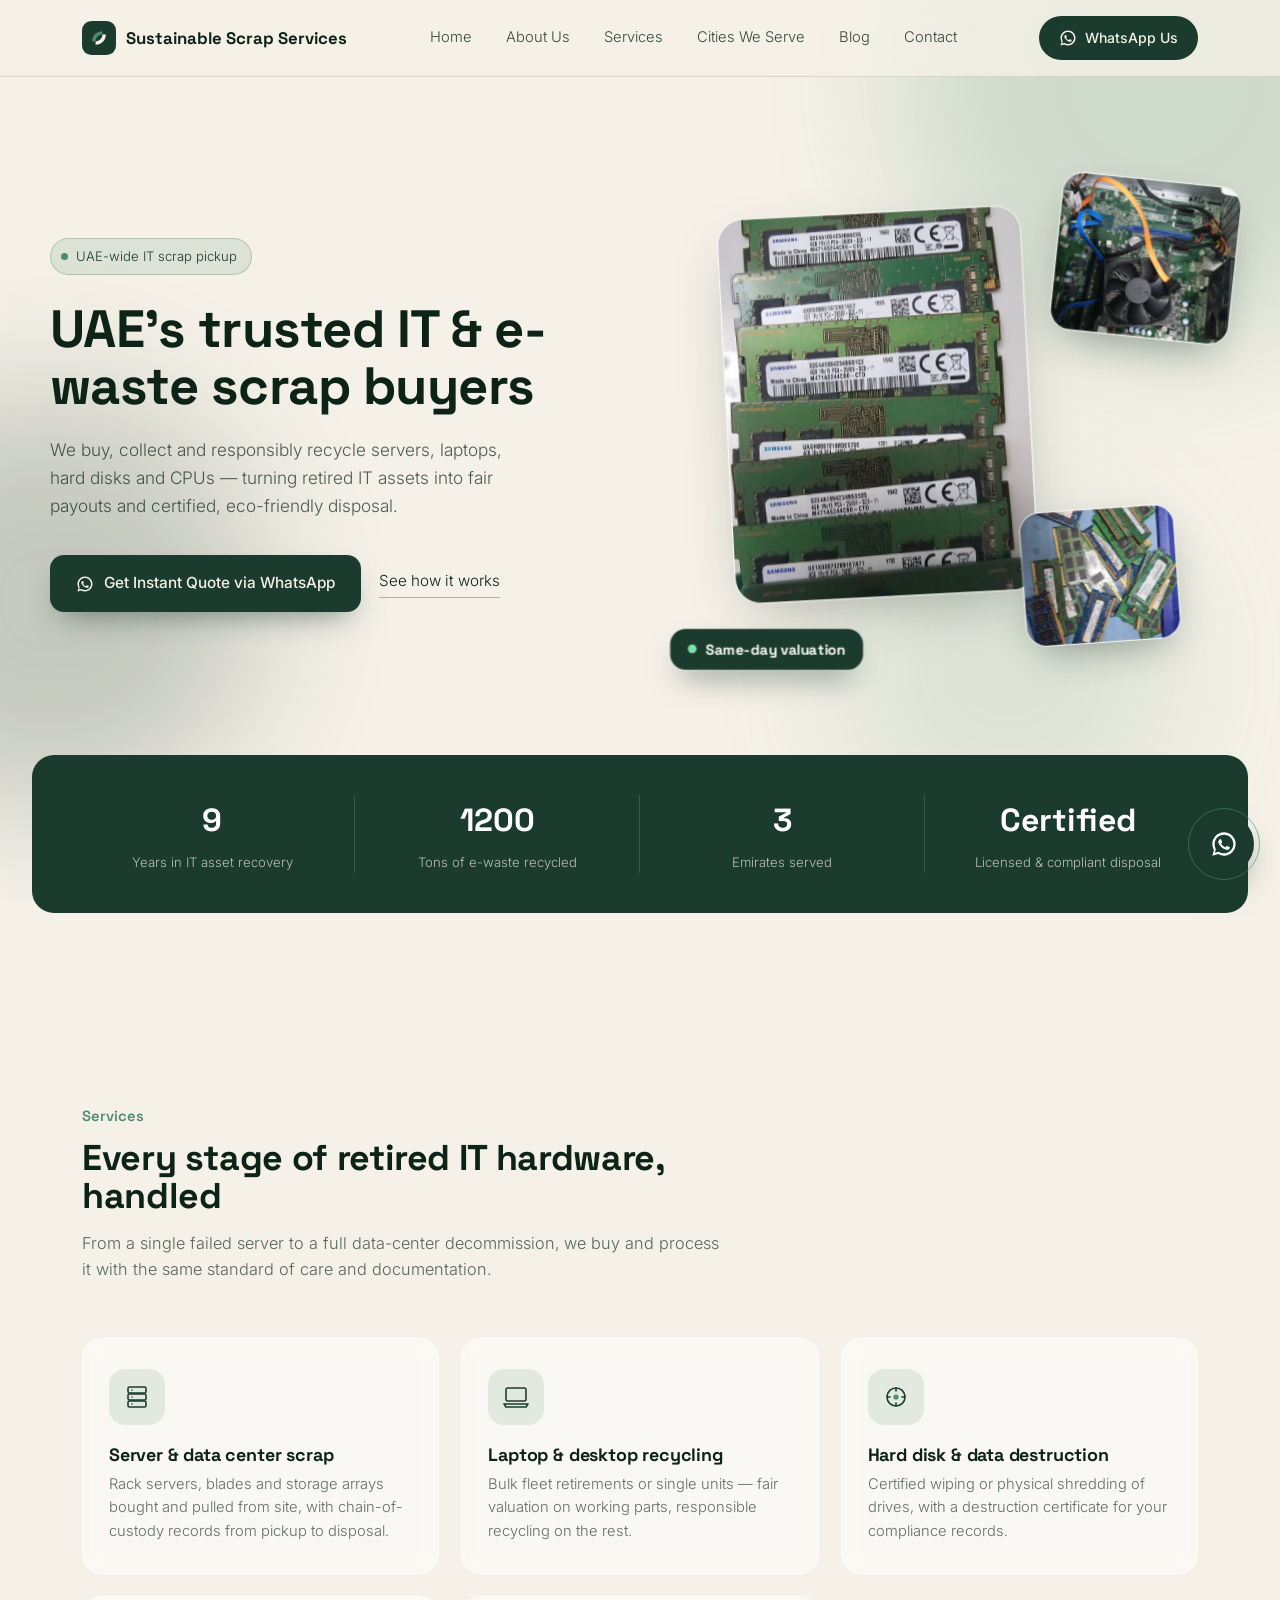
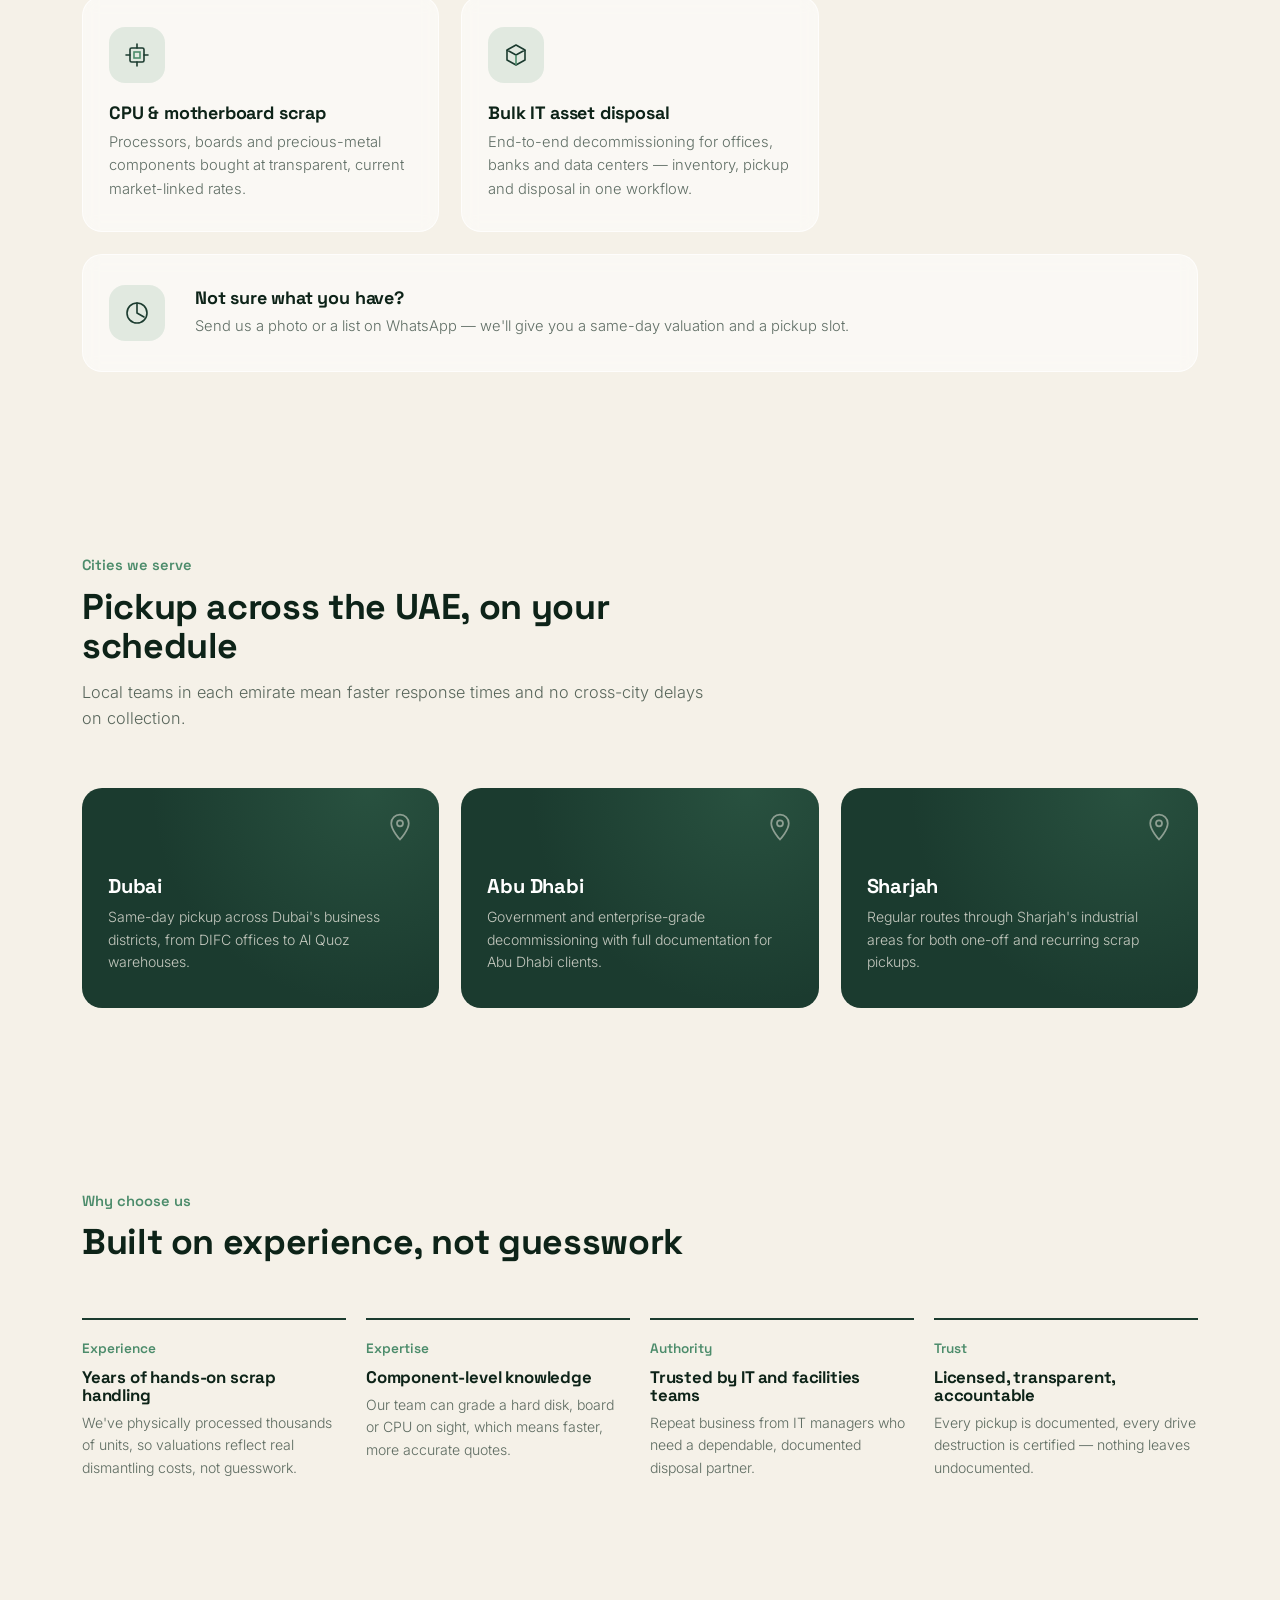
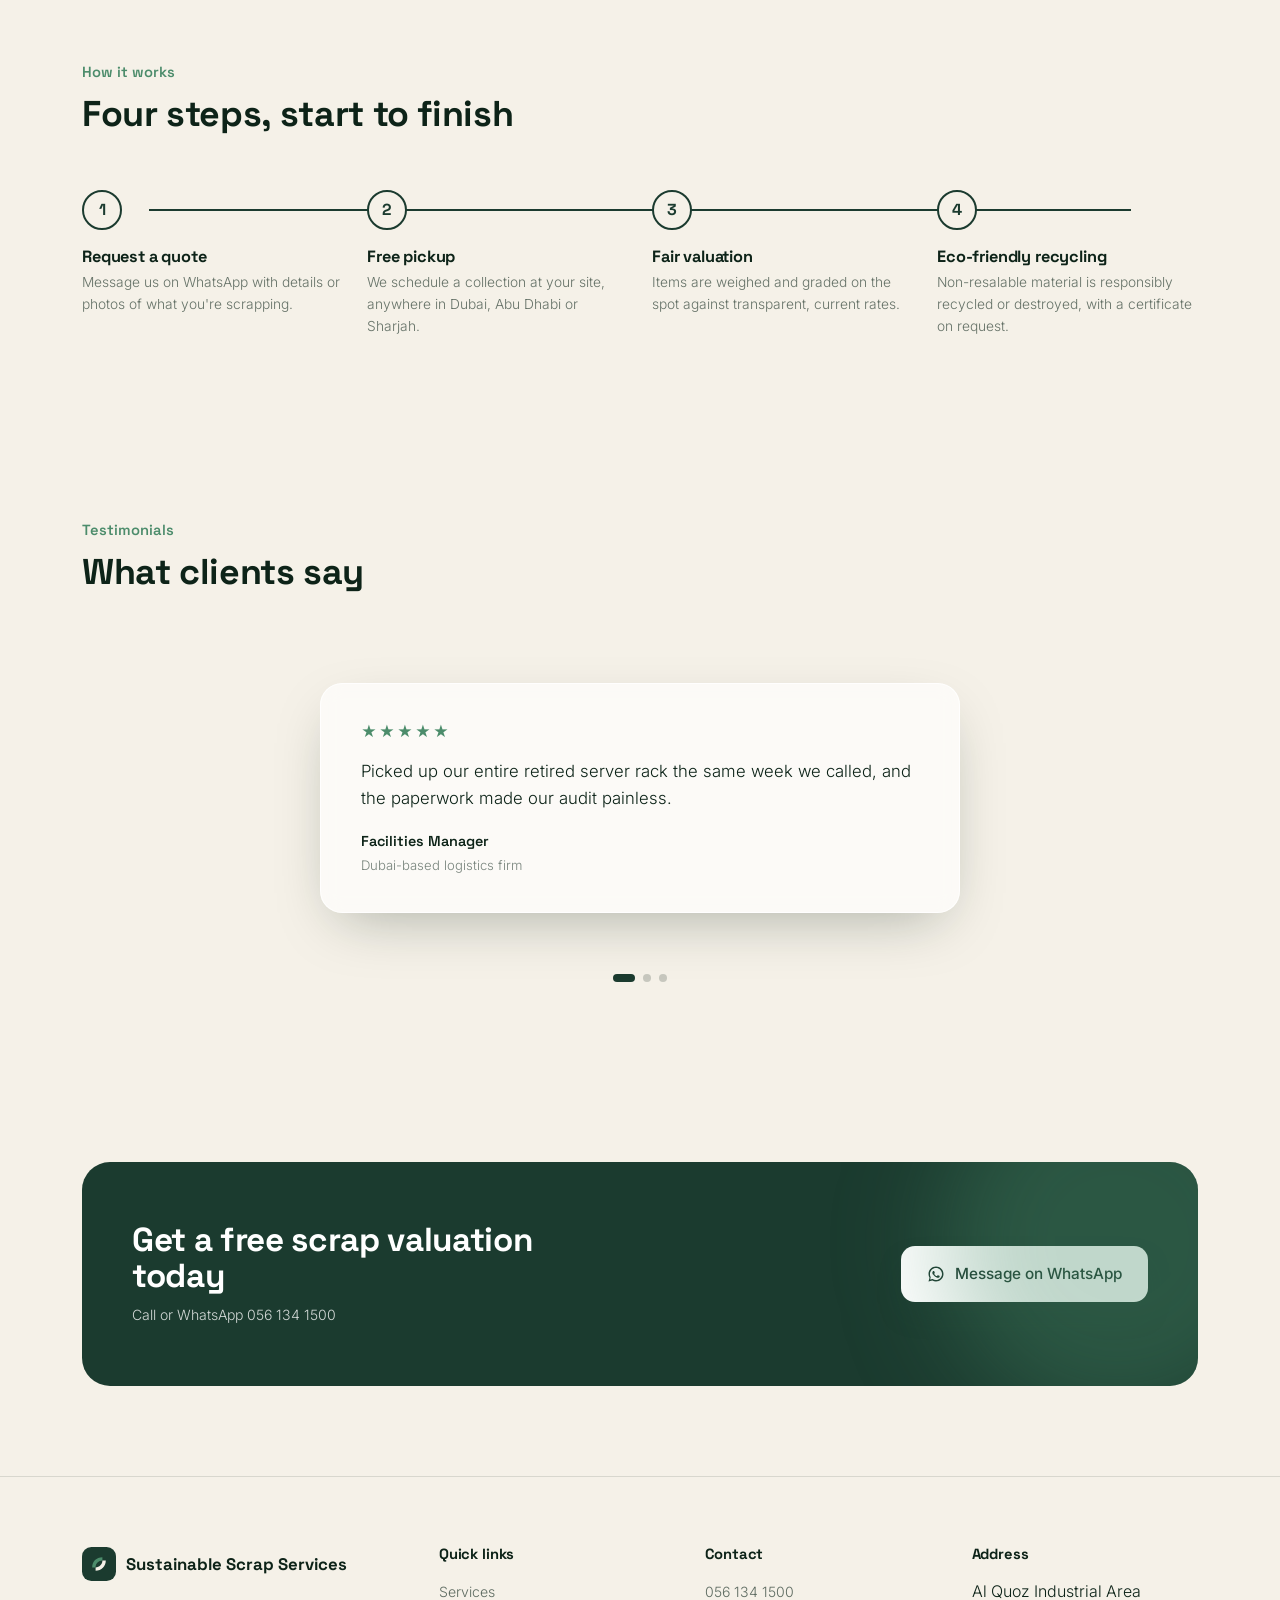
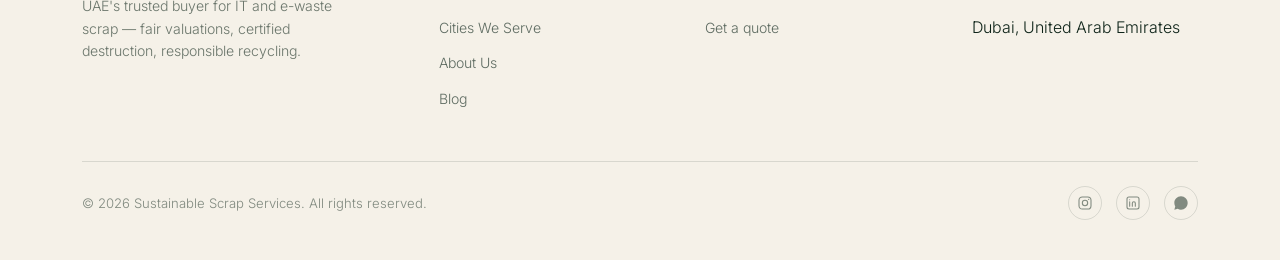
<file: index.html>
<!DOCTYPE html>
<html lang="en">
<head>
<meta charset="UTF-8">
<meta name="viewport" content="width=device-width, initial-scale=1.0">
<title>Sustainable Scrap Services — UAE's Trusted IT &amp; E-Waste Scrap Buyers</title>
<meta name="description" content="UAE's trusted IT and e-waste scrap buyers. Server, laptop, hard disk and CPU recycling with certified data destruction across Dubai, Abu Dhabi and Sharjah.">
<link rel="canonical" href="https://sustainablescrapservices.ae/">
<meta property="og:type" content="website">
<meta property="og:title" content="Sustainable Scrap Services — UAE's Trusted IT &amp; E-Waste Scrap Buyers">
<meta property="og:description" content="We buy, collect and responsibly recycle servers, laptops, hard disks and CPUs across Dubai, Abu Dhabi and Sharjah — with certified data destruction.">
<meta property="og:image" content="laptop-ram-modules-stack.jpg">
<meta property="og:url" content="https://sustainablescrapservices.ae/">
<meta name="twitter:card" content="summary_large_image">
<link rel="preconnect" href="https://fonts.googleapis.com">
<link rel="preconnect" href="https://fonts.gstatic.com" crossorigin>
<link href="https://fonts.googleapis.com/css2?family=Space+Grotesk:wght@500;600;700&family=Inter:wght@300;400;500&display=swap" rel="stylesheet">
<link rel="stylesheet" href="style.css">
</head>
<body>

<div class="blobs">
  <div class="blob b1"></div>
  <div class="blob b2"></div>
  <div class="blob b3"></div>
</div>

<header>
  <nav class="wrap">
    <div class="logo">
      <svg class="logo-mark" viewBox="0 0 40 40" fill="none">
        <rect width="40" height="40" rx="11" fill="#1B3B2F"/>
        <path d="M12 24 C12 17 17 12 24 12 L24 16 C19.5 16 16 19.5 16 24 Z" fill="#4C8C6B"/>
        <path d="M28 16 C28 23 23 28 16 28 L16 24 C20.5 24 24 20.5 24 16 Z" fill="#F5F1E8"/>
      </svg>
      Sustainable Scrap Services
    </div>
    <div class="nav-links">
      <a href="#home">Home</a>
      <a href="#about">About Us</a>
      <a href="#services">Services</a>
      <a href="#cities">Cities We Serve</a>
      <a href="blog.html">Blog</a>
      <a href="#contact">Contact</a>
    </div>
    <a class="nav-cta" href="https://wa.me/971561341500" target="_blank" rel="noopener">
      <svg class="wa-icon" viewBox="0 0 24 24" fill="currentColor"><path d="M12 2C6.48 2 2 6.48 2 12c0 1.85.5 3.58 1.36 5.07L2 22l5.06-1.33A9.94 9.94 0 0 0 12 22c5.52 0 10-4.48 10-10S17.52 2 12 2zm0 18c-1.6 0-3.1-.43-4.4-1.19l-.31-.18-3.12.82.83-3.04-.2-.32A7.94 7.94 0 0 1 4 12c0-4.41 3.59-8 8-8s8 3.59 8 8-3.59 8-8 8zm4.4-5.6c-.24-.12-1.42-.7-1.64-.78-.22-.08-.38-.12-.54.12-.16.24-.62.78-.76.94-.14.16-.28.18-.52.06-.24-.12-1.02-.38-1.94-1.2-.72-.64-1.2-1.44-1.34-1.68-.14-.24-.02-.37.11-.49.11-.11.24-.28.36-.42.12-.14.16-.24.24-.4.08-.16.04-.3-.02-.42-.06-.12-.54-1.3-.74-1.78-.2-.46-.4-.4-.54-.4h-.46c-.16 0-.42.06-.64.3-.22.24-.84.82-.84 2s.86 2.32.98 2.48c.12.16 1.7 2.6 4.12 3.64.58.25 1.03.4 1.38.51.58.18 1.11.16 1.53.1.47-.07 1.42-.58 1.62-1.14.2-.56.2-1.04.14-1.14-.06-.1-.22-.16-.46-.28z"/></svg>
      WhatsApp Us
    </a>
    <button class="nav-toggle" id="navToggle" aria-label="Open menu" aria-expanded="false" aria-controls="mobileNav">
      <span></span><span></span><span></span>
    </button>
  </nav>
  <div class="mobile-nav" id="mobileNav">
    <a href="#home">Home</a>
    <a href="#about">About Us</a>
    <a href="#services">Services</a>
    <a href="#cities">Cities We Serve</a>
    <a href="blog.html">Blog</a>
    <a href="#contact">Contact</a>
    <a class="nav-cta" href="https://wa.me/971561341500" target="_blank" rel="noopener">
      <svg class="wa-icon" viewBox="0 0 24 24" fill="currentColor"><path d="M12 2C6.48 2 2 6.48 2 12c0 1.85.5 3.58 1.36 5.07L2 22l5.06-1.33A9.94 9.94 0 0 0 12 22c5.52 0 10-4.48 10-10S17.52 2 12 2zm0 18c-1.6 0-3.1-.43-4.4-1.19l-.31-.18-3.12.82.83-3.04-.2-.32A7.94 7.94 0 0 1 4 12c0-4.41 3.59-8 8-8s8 3.59 8 8-3.59 8-8 8zm4.4-5.6c-.24-.12-1.42-.7-1.64-.78-.22-.08-.38-.12-.54.12-.16.24-.62.78-.76.94-.14.16-.28.18-.52.06-.24-.12-1.02-.38-1.94-1.2-.72-.64-1.2-1.44-1.34-1.68-.14-.24-.02-.37.11-.49.11-.11.24-.28.36-.42.12-.14.16-.24.24-.4.08-.16.04-.3-.02-.42-.06-.12-.54-1.3-.74-1.78-.2-.46-.4-.4-.54-.4h-.46c-.16 0-.42.06-.64.3-.22.24-.84.82-.84 2s.86 2.32.98 2.48c.12.16 1.7 2.6 4.12 3.64.58.25 1.03.4 1.38.51.58.18 1.11.16 1.53.1.47-.07 1.42-.58 1.62-1.14.2-.56.2-1.04.14-1.14-.06-.1-.22-.16-.46-.28z"/></svg>
      WhatsApp Us
    </a>
  </div>
</header>

<main id="home">
  <section class="hero wrap">
    <div>
      <span class="eyebrow-tag"><span class="dot"></span>UAE-wide IT scrap pickup</span>
      <h1>UAE's trusted IT &amp; e-waste scrap buyers</h1>
      <p class="lead">We buy, collect and responsibly recycle servers, laptops, hard disks and CPUs — turning retired IT assets into fair payouts and certified, eco-friendly disposal.</p>
      <div class="hero-ctas">
        <a class="btn-primary" href="https://wa.me/971561341500" target="_blank" rel="noopener">
          <svg class="wa-icon" viewBox="0 0 24 24" fill="currentColor"><path d="M12 2C6.48 2 2 6.48 2 12c0 1.85.5 3.58 1.36 5.07L2 22l5.06-1.33A9.94 9.94 0 0 0 12 22c5.52 0 10-4.48 10-10S17.52 2 12 2zm0 18c-1.6 0-3.1-.43-4.4-1.19l-.31-.18-3.12.82.83-3.04-.2-.32A7.94 7.94 0 0 1 4 12c0-4.41 3.59-8 8-8s8 3.59 8 8-3.59 8-8 8zm4.4-5.6c-.24-.12-1.42-.7-1.64-.78-.22-.08-.38-.12-.54.12-.16.24-.62.78-.76.94-.14.16-.28.18-.52.06-.24-.12-1.02-.38-1.94-1.2-.72-.64-1.2-1.44-1.34-1.68-.14-.24-.02-.37.11-.49.11-.11.24-.28.36-.42.12-.14.16-.24.24-.4.08-.16.04-.3-.02-.42-.06-.12-.54-1.3-.74-1.78-.2-.46-.4-.4-.54-.4h-.46c-.16 0-.42.06-.64.3-.22.24-.84.82-.84 2s.86 2.32.98 2.48c.12.16 1.7 2.6 4.12 3.64.58.25 1.03.4 1.38.51.58.18 1.11.16 1.53.1.47-.07 1.42-.58 1.62-1.14.2-.56.2-1.04.14-1.14-.06-.1-.22-.16-.46-.28z"/></svg>
          Get Instant Quote via WhatsApp
        </a>
        <a class="btn-ghost" href="#process">See how it works</a>
      </div>
    </div>

    <div class="hero-stage" id="heroStage">
      <div class="stage-inner" id="stageInner">
        <div class="hero-img-main">
          <img src="laptop-ram-modules-stack.jpg" alt="Stack of recovered laptop RAM memory modules ready for grading and resale">
        </div>
        <div class="hero-img-card c1">
          <img src="desktop-motherboard-teardown.jpg" alt="Technician disassembling a desktop PC motherboard during an IT asset teardown">
        </div>
        <div class="hero-img-card c2">
          <img src="assorted-ram-modules.jpg" alt="Assorted desktop and laptop RAM modules sorted for scrap valuation">
        </div>
        <div class="hero-badge"><span class="dot-pulse"></span>Same-day valuation</div>
      </div>
    </div>
  </section>

  <div class="trust-bar reveal">
    <div class="trust-inner">
      <div class="trust-item"><div class="num" data-count="9">0</div><div class="lbl">Years in IT asset recovery</div></div>
      <div class="trust-item"><div class="num" data-count="1200">0</div><div class="lbl">Tons of e-waste recycled</div></div>
      <div class="trust-item"><div class="num" data-count="3">0</div><div class="lbl">Emirates served</div></div>
      <div class="trust-item"><div class="num">Certified</div><div class="lbl">Licensed &amp; compliant disposal</div></div>
    </div>
  </div>

  <section id="services">
    <div class="wrap">
      <div class="section-head reveal">
        <span class="kicker">Services</span>
        <h2>Every stage of retired IT hardware, handled</h2>
        <p>From a single failed server to a full data-center decommission, we buy and process it with the same standard of care and documentation.</p>
      </div>
      <div class="service-grid">
        <div class="service-card reveal">
          <div class="icon-wrap">
            <svg width="26" height="26" viewBox="0 0 26 26" fill="none"><rect x="4" y="3" width="18" height="6" rx="1.4" stroke="#1B3B2F" stroke-width="1.6"/><rect x="4" y="10" width="18" height="6" rx="1.4" stroke="#1B3B2F" stroke-width="1.6"/><rect x="4" y="17" width="18" height="6" rx="1.4" stroke="#1B3B2F" stroke-width="1.6"/><circle cx="8" cy="6" r="0.9" fill="#4C8C6B"/><circle cx="8" cy="13" r="0.9" fill="#4C8C6B"/><circle cx="8" cy="20" r="0.9" fill="#4C8C6B"/></svg>
          </div>
          <h3>Server &amp; data center scrap</h3>
          <p>Rack servers, blades and storage arrays bought and pulled from site, with chain-of-custody records from pickup to disposal.</p>
        </div>
        <div class="service-card reveal">
          <div class="icon-wrap">
            <svg width="26" height="26" viewBox="0 0 26 26" fill="none"><rect x="3" y="4" width="20" height="13" rx="1.6" stroke="#1B3B2F" stroke-width="1.6"/><path d="M1 20h24l-2 3H3z" stroke="#1B3B2F" stroke-width="1.6" stroke-linejoin="round"/></svg>
          </div>
          <h3>Laptop &amp; desktop recycling</h3>
          <p>Bulk fleet retirements or single units — fair valuation on working parts, responsible recycling on the rest.</p>
        </div>
        <div class="service-card reveal">
          <div class="icon-wrap">
            <svg width="26" height="26" viewBox="0 0 26 26" fill="none"><circle cx="13" cy="13" r="9" stroke="#1B3B2F" stroke-width="1.6"/><circle cx="13" cy="13" r="2.6" fill="#4C8C6B"/><path d="M13 4v3M13 19v3M4 13h3M19 13h3" stroke="#1B3B2F" stroke-width="1.6" stroke-linecap="round"/></svg>
          </div>
          <h3>Hard disk &amp; data destruction</h3>
          <p>Certified wiping or physical shredding of drives, with a destruction certificate for your compliance records.</p>
        </div>
        <div class="service-card reveal">
          <div class="icon-wrap">
            <svg width="26" height="26" viewBox="0 0 26 26" fill="none"><rect x="6" y="6" width="14" height="14" rx="1.6" stroke="#1B3B2F" stroke-width="1.6"/><rect x="10" y="10" width="6" height="6" stroke="#4C8C6B" stroke-width="1.6"/><path d="M13 2v4M13 20v4M2 13h4M20 13h4" stroke="#1B3B2F" stroke-width="1.6" stroke-linecap="round"/></svg>
          </div>
          <h3>CPU &amp; motherboard scrap</h3>
          <p>Processors, boards and precious-metal components bought at transparent, current market-linked rates.</p>
        </div>
        <div class="service-card reveal">
          <div class="icon-wrap">
            <svg width="26" height="26" viewBox="0 0 26 26" fill="none"><path d="M4 8l9-5 9 5-9 5-9-5z" stroke="#1B3B2F" stroke-width="1.6" stroke-linejoin="round"/><path d="M4 8v10l9 5 9-5V8" stroke="#1B3B2F" stroke-width="1.6" stroke-linejoin="round"/><path d="M13 13v10" stroke="#4C8C6B" stroke-width="1.6"/></svg>
          </div>
          <h3>Bulk IT asset disposal</h3>
          <p>End-to-end decommissioning for offices, banks and data centers — inventory, pickup and disposal in one workflow.</p>
        </div>
        <div class="service-card wide reveal">
          <div class="icon-wrap">
            <svg width="26" height="26" viewBox="0 0 26 26" fill="none"><path d="M13 3v10l7 4" stroke="#1B3B2F" stroke-width="1.6" stroke-linecap="round" stroke-linejoin="round"/><circle cx="13" cy="13" r="10" stroke="#1B3B2F" stroke-width="1.6"/></svg>
          </div>
          <div><h3>Not sure what you have?</h3><p>Send us a photo or a list on WhatsApp — we'll give you a same-day valuation and a pickup slot.</p></div>
        </div>
      </div>
    </div>
  </section>

  <section id="cities">
    <div class="wrap">
      <div class="section-head reveal">
        <span class="kicker">Cities we serve</span>
        <h2>Pickup across the UAE, on your schedule</h2>
        <p>Local teams in each emirate mean faster response times and no cross-city delays on collection.</p>
      </div>
      <div class="city-grid">
        <div class="city-card reveal">
          <svg class="pin" width="30" height="30" viewBox="0 0 24 24" fill="none"><path d="M12 22s7-7.5 7-13a7 7 0 10-14 0c0 5.5 7 13 7 13z" stroke="#F5F1E8" stroke-width="1.4"/><circle cx="12" cy="9" r="2.4" stroke="#F5F1E8" stroke-width="1.4"/></svg>
          <h3>Dubai</h3>
          <p>Same-day pickup across Dubai's business districts, from DIFC offices to Al Quoz warehouses.</p>
        </div>
        <div class="city-card reveal">
          <svg class="pin" width="30" height="30" viewBox="0 0 24 24" fill="none"><path d="M12 22s7-7.5 7-13a7 7 0 10-14 0c0 5.5 7 13 7 13z" stroke="#F5F1E8" stroke-width="1.4"/><circle cx="12" cy="9" r="2.4" stroke="#F5F1E8" stroke-width="1.4"/></svg>
          <h3>Abu Dhabi</h3>
          <p>Government and enterprise-grade decommissioning with full documentation for Abu Dhabi clients.</p>
        </div>
        <div class="city-card reveal">
          <svg class="pin" width="30" height="30" viewBox="0 0 24 24" fill="none"><path d="M12 22s7-7.5 7-13a7 7 0 10-14 0c0 5.5 7 13 7 13z" stroke="#F5F1E8" stroke-width="1.4"/><circle cx="12" cy="9" r="2.4" stroke="#F5F1E8" stroke-width="1.4"/></svg>
          <h3>Sharjah</h3>
          <p>Regular routes through Sharjah's industrial areas for both one-off and recurring scrap pickups.</p>
        </div>
      </div>
    </div>
  </section>

  <section id="about">
    <div class="wrap">
      <div class="section-head reveal">
        <span class="kicker">Why choose us</span>
        <h2>Built on experience, not guesswork</h2>
      </div>
      <div class="eeat-grid">
        <div class="eeat-card reveal">
          <div class="num">Experience</div>
          <h3>Years of hands-on scrap handling</h3>
          <p>We've physically processed thousands of units, so valuations reflect real dismantling costs, not guesswork.</p>
        </div>
        <div class="eeat-card reveal">
          <div class="num">Expertise</div>
          <h3>Component-level knowledge</h3>
          <p>Our team can grade a hard disk, board or CPU on sight, which means faster, more accurate quotes.</p>
        </div>
        <div class="eeat-card reveal">
          <div class="num">Authority</div>
          <h3>Trusted by IT and facilities teams</h3>
          <p>Repeat business from IT managers who need a dependable, documented disposal partner.</p>
        </div>
        <div class="eeat-card reveal">
          <div class="num">Trust</div>
          <h3>Licensed, transparent, accountable</h3>
          <p>Every pickup is documented, every drive destruction is certified — nothing leaves undocumented.</p>
        </div>
      </div>
    </div>
  </section>

  <section id="process">
    <div class="wrap">
      <div class="section-head reveal">
        <span class="kicker">How it works</span>
        <h2>Four steps, start to finish</h2>
      </div>
      <div class="process-track">
        <div class="process-line-fill" id="processLine"></div>
        <div class="process-step reveal"><div class="marker">1</div><h3>Request a quote</h3><p>Message us on WhatsApp with details or photos of what you're scrapping.</p></div>
        <div class="process-step reveal"><div class="marker">2</div><h3>Free pickup</h3><p>We schedule a collection at your site, anywhere in Dubai, Abu Dhabi or Sharjah.</p></div>
        <div class="process-step reveal"><div class="marker">3</div><h3>Fair valuation</h3><p>Items are weighed and graded on the spot against transparent, current rates.</p></div>
        <div class="process-step reveal"><div class="marker">4</div><h3>Eco-friendly recycling</h3><p>Non-resalable material is responsibly recycled or destroyed, with a certificate on request.</p></div>
      </div>
    </div>
  </section>

  <section>
    <div class="wrap">
      <div class="section-head reveal">
        <span class="kicker">Testimonials</span>
        <h2>What clients say</h2>
      </div>
      <div class="testi-stack" id="testiStack">
        <div class="testi-card reveal" data-i="0">
          <div class="stars">★★★★★</div>
          <p class="quote">Picked up our entire retired server rack the same week we called, and the paperwork made our audit painless.</p>
          <div class="who">Facilities Manager<span>Dubai-based logistics firm</span></div>
        </div>
        <div class="testi-card reveal" data-i="1" style="display:none;">
          <div class="stars">★★★★★</div>
          <p class="quote">Straightforward valuation on a batch of old laptops, no back-and-forth, and the drives came with destruction certificates.</p>
          <div class="who">IT Manager<span>Abu Dhabi corporate office</span></div>
        </div>
        <div class="testi-card reveal" data-i="2" style="display:none;">
          <div class="stars">★★★★★</div>
          <p class="quote">Reliable pickup team and fair rates on our CPU and board scrap — now our go-to for every clearout.</p>
          <div class="who">Operations Lead<span>Sharjah trading company</span></div>
        </div>
      </div>
      <div class="testi-dots" id="testiDots">
        <button class="active" data-i="0" aria-label="Testimonial 1"></button>
        <button data-i="1" aria-label="Testimonial 2"></button>
        <button data-i="2" aria-label="Testimonial 3"></button>
      </div>
    </div>
  </section>

  <section id="contact">
    <div class="wrap">
      <div class="cta-banner reveal">
        <div>
          <h2>Get a free scrap valuation today</h2>
          <span class="phone">Call or WhatsApp 056 134 1500</span>
        </div>
        <a class="btn-primary" href="https://wa.me/971561341500" target="_blank" rel="noopener">
          <svg class="wa-icon" viewBox="0 0 24 24" fill="currentColor"><path d="M12 2C6.48 2 2 6.48 2 12c0 1.85.5 3.58 1.36 5.07L2 22l5.06-1.33A9.94 9.94 0 0 0 12 22c5.52 0 10-4.48 10-10S17.52 2 12 2zm0 18c-1.6 0-3.1-.43-4.4-1.19l-.31-.18-3.12.82.83-3.04-.2-.32A7.94 7.94 0 0 1 4 12c0-4.41 3.59-8 8-8s8 3.59 8 8-3.59 8-8 8zm4.4-5.6c-.24-.12-1.42-.7-1.64-.78-.22-.08-.38-.12-.54.12-.16.24-.62.78-.76.94-.14.16-.28.18-.52.06-.24-.12-1.02-.38-1.94-1.2-.72-.64-1.2-1.44-1.34-1.68-.14-.24-.02-.37.11-.49.11-.11.24-.28.36-.42.12-.14.16-.24.24-.4.08-.16.04-.3-.02-.42-.06-.12-.54-1.3-.74-1.78-.2-.46-.4-.4-.54-.4h-.46c-.16 0-.42.06-.64.3-.22.24-.84.82-.84 2s.86 2.32.98 2.48c.12.16 1.7 2.6 4.12 3.64.58.25 1.03.4 1.38.51.58.18 1.11.16 1.53.1.47-.07 1.42-.58 1.62-1.14.2-.56.2-1.04.14-1.14-.06-.1-.22-.16-.46-.28z"/></svg>
          Message on WhatsApp
        </a>
      </div>
    </div>
  </section>
</main>

<footer>
  <div class="wrap">
    <div class="footer-grid">
      <div>
        <div class="logo" style="margin-bottom:14px;">
          <svg class="logo-mark" viewBox="0 0 40 40" fill="none"><rect width="40" height="40" rx="11" fill="#1B3B2F"/><path d="M12 24 C12 17 17 12 24 12 L24 16 C19.5 16 16 19.5 16 24 Z" fill="#4C8C6B"/><path d="M28 16 C28 23 23 28 16 28 L16 24 C20.5 24 24 20.5 24 16 Z" fill="#F5F1E8"/></svg>
          Sustainable Scrap Services
        </div>
        <p style="font-size:0.88rem; color: rgba(13,35,24,0.6); max-width:280px;">UAE's trusted buyer for IT and e-waste scrap — fair valuations, certified destruction, responsible recycling.</p>
      </div>
      <div>
        <h4>Quick links</h4>
        <ul><li><a href="#services">Services</a></li><li><a href="#cities">Cities We Serve</a></li><li><a href="#about">About Us</a></li><li><a href="blog.html">Blog</a></li></ul>
      </div>
      <div>
        <h4>Contact</h4>
        <ul>
          <li><a href="https://wa.me/971561341500" target="_blank" rel="noopener">056 134 1500</a></li>
          <li><a href="#contact">Get a quote</a></li>
        </ul>
      </div>
      <div>
        <h4>Address</h4>
        <ul><li>Al Quoz Industrial Area</li><li>Dubai, United Arab Emirates</li></ul>
      </div>
    </div>
    <div class="footer-bottom">
      <span>© 2026 Sustainable Scrap Services. All rights reserved.</span>
      <div class="socials">
        <a href="#" aria-label="Instagram"><svg width="16" height="16" viewBox="0 0 24 24" fill="none"><rect x="3" y="3" width="18" height="18" rx="5" stroke="currentColor" stroke-width="1.6"/><circle cx="12" cy="12" r="4" stroke="currentColor" stroke-width="1.6"/><circle cx="17.5" cy="6.5" r="1" fill="currentColor"/></svg></a>
        <a href="#" aria-label="LinkedIn"><svg width="16" height="16" viewBox="0 0 24 24" fill="none"><rect x="3" y="3" width="18" height="18" rx="3" stroke="currentColor" stroke-width="1.6"/><path d="M7 10v7M7 7v.01M11 17v-4.5c0-1.5 1-2.5 2.3-2.5 1.3 0 2.2 1 2.2 2.5V17" stroke="currentColor" stroke-width="1.6" stroke-linecap="round"/></svg></a>
        <a href="https://wa.me/971561341500" target="_blank" rel="noopener" aria-label="WhatsApp"><svg width="16" height="16" viewBox="0 0 24 24" fill="currentColor"><path d="M12 2C6.48 2 2 6.48 2 12c0 1.85.5 3.58 1.36 5.07L2 22l5.06-1.33A9.94 9.94 0 0 0 12 22c5.52 0 10-4.48 10-10S17.52 2 12 2z"/></svg></a>
      </div>
    </div>
  </div>
</footer>

<a class="wa-float" href="https://wa.me/971561341500" target="_blank" rel="noopener" aria-label="Chat on WhatsApp">
  <svg width="28" height="28" viewBox="0 0 24 24" fill="currentColor"><path d="M12 2C6.48 2 2 6.48 2 12c0 1.85.5 3.58 1.36 5.07L2 22l5.06-1.33A9.94 9.94 0 0 0 12 22c5.52 0 10-4.48 10-10S17.52 2 12 2zm0 18c-1.6 0-3.1-.43-4.4-1.19l-.31-.18-3.12.82.83-3.04-.2-.32A7.94 7.94 0 0 1 4 12c0-4.41 3.59-8 8-8s8 3.59 8 8-3.59 8-8 8zm4.4-5.6c-.24-.12-1.42-.7-1.64-.78-.22-.08-.38-.12-.54.12-.16.24-.62.78-.76.94-.14.16-.28.18-.52.06-.24-.12-1.02-.38-1.94-1.2-.72-.64-1.2-1.44-1.34-1.68-.14-.24-.02-.37.11-.49.11-.11.24-.28.36-.42.12-.14.16-.24.24-.4.08-.16.04-.3-.02-.42-.06-.12-.54-1.3-.74-1.78-.2-.46-.4-.4-.54-.4h-.46c-.16 0-.42.06-.64.3-.22.24-.84.82-.84 2s.86 2.32.98 2.48c.12.16 1.7 2.6 4.12 3.64.58.25 1.03.4 1.38.51.58.18 1.11.16 1.53.1.47-.07 1.42-.58 1.62-1.14.2-.56.2-1.04.14-1.14-.06-.1-.22-.16-.46-.28z"/></svg>
</a>

<script src="script.js"></script>

</body>
</html>
</file>
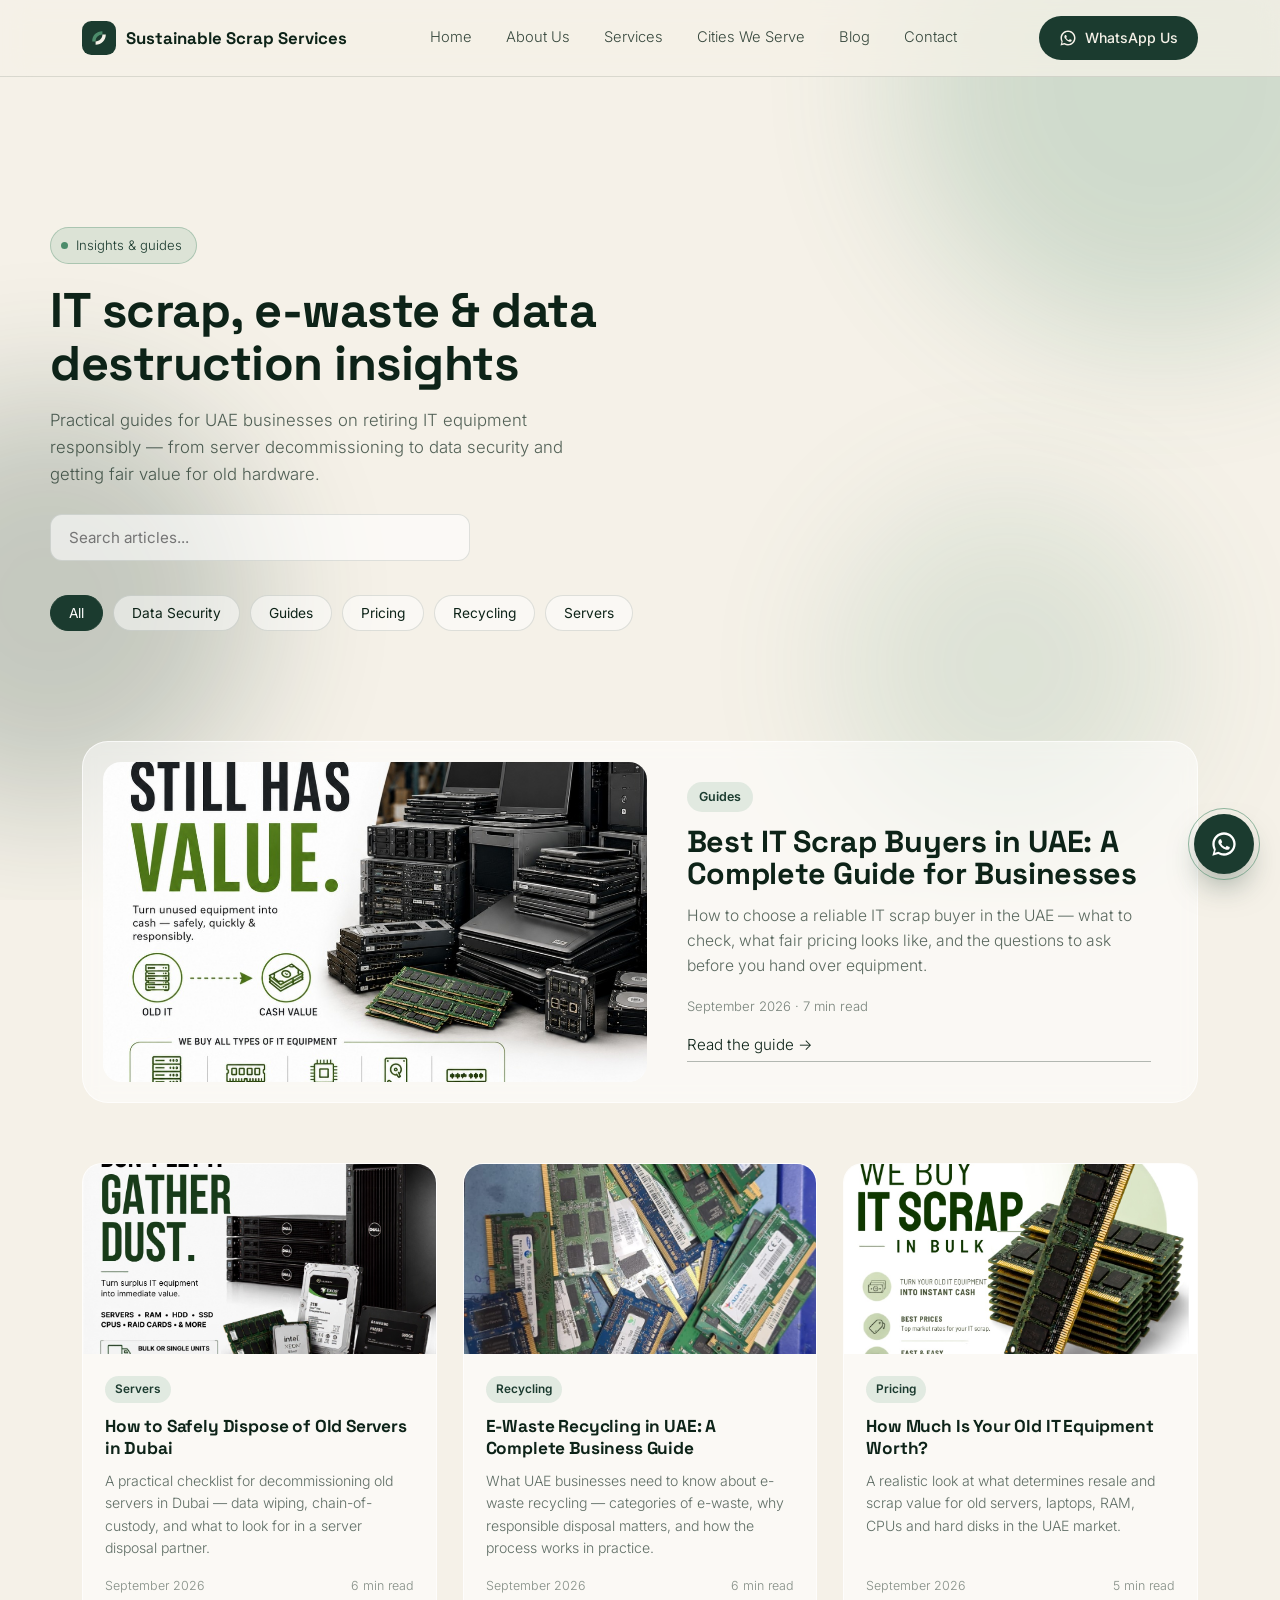
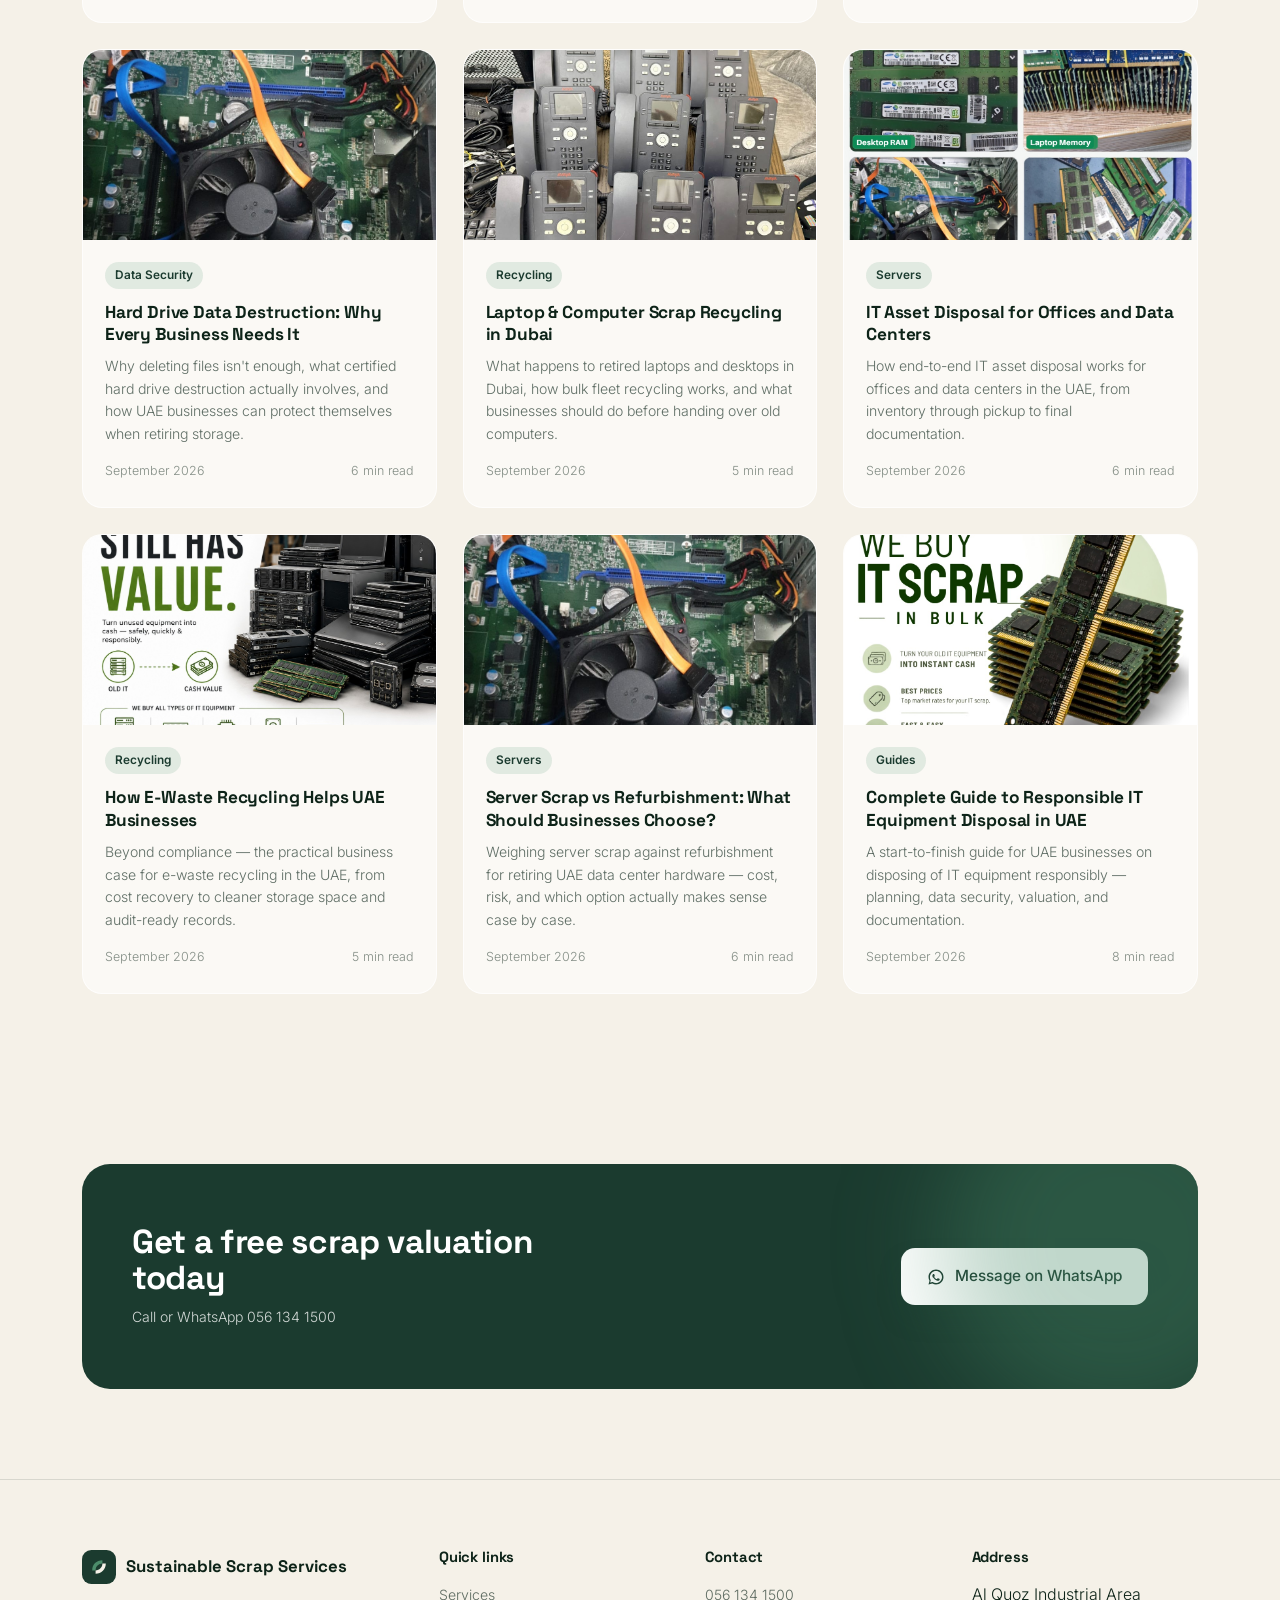
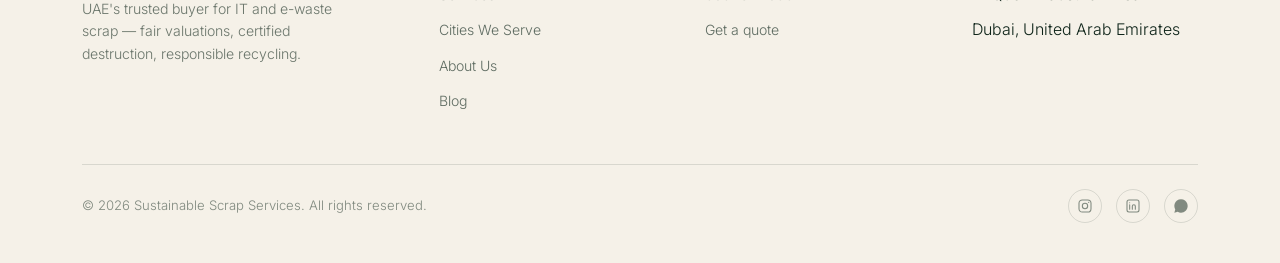
<file: blog.html>
<!DOCTYPE html>
<html lang="en">
<head>
<meta charset="UTF-8">
<meta name="viewport" content="width=device-width, initial-scale=1.0">
<title>Blog — IT Scrap, E-Waste &amp; Data Destruction Insights | Sustainable Scrap Services</title>
<meta name="description" content="Guides on IT scrap, e-waste recycling, data destruction and IT asset disposal for UAE businesses — from Sustainable Scrap Services.">
<link rel="canonical" href="https://sustainablescrapservices.ae/blog.html">
<meta property="og:type" content="article">
<meta property="og:title" content="Blog — IT Scrap, E-Waste &amp; Data Destruction Insights | Sustainable Scrap Services">
<meta property="og:description" content="Guides on IT scrap, e-waste recycling, data destruction and IT asset disposal for UAE businesses — from Sustainable Scrap Services.">
<meta property="og:image" content="laptop-ram-modules-stack.jpg">
<meta name="twitter:card" content="summary_large_image">
<link rel="preconnect" href="https://fonts.googleapis.com">
<link rel="preconnect" href="https://fonts.gstatic.com" crossorigin>
<link href="https://fonts.googleapis.com/css2?family=Space+Grotesk:wght@500;600;700&family=Inter:wght@300;400;500&display=swap" rel="stylesheet">
<link rel="stylesheet" href="style.css">
</head>
<body>

<div class="blobs">
  <div class="blob b1"></div>
  <div class="blob b2"></div>
  <div class="blob b3"></div>
</div>
<header>
  <nav class="wrap">
    <a href="index.html" class="logo">
      <svg class="logo-mark" viewBox="0 0 40 40" fill="none">
        <rect width="40" height="40" rx="11" fill="#1B3B2F"/>
        <path d="M12 24 C12 17 17 12 24 12 L24 16 C19.5 16 16 19.5 16 24 Z" fill="#4C8C6B"/>
        <path d="M28 16 C28 23 23 28 16 28 L16 24 C20.5 24 24 20.5 24 16 Z" fill="#F5F1E8"/>
      </svg>
      Sustainable Scrap Services
    </a>
    <div class="nav-links">
      <a href="index.html">Home</a>
      <a href="index.html#about">About Us</a>
      <a href="index.html#services">Services</a>
      <a href="index.html#cities">Cities We Serve</a>
      <a href="blog.html">Blog</a>
      <a href="index.html#contact">Contact</a>
    </div>
    <a class="nav-cta" href="https://wa.me/971561341500" target="_blank" rel="noopener">
      <svg class="wa-icon" viewBox="0 0 24 24" fill="currentColor"><path d="M12 2C6.48 2 2 6.48 2 12c0 1.85.5 3.58 1.36 5.07L2 22l5.06-1.33A9.94 9.94 0 0 0 12 22c5.52 0 10-4.48 10-10S17.52 2 12 2zm0 18c-1.6 0-3.1-.43-4.4-1.19l-.31-.18-3.12.82.83-3.04-.2-.32A7.94 7.94 0 0 1 4 12c0-4.41 3.59-8 8-8s8 3.59 8 8-3.59 8-8 8zm4.4-5.6c-.24-.12-1.42-.7-1.64-.78-.22-.08-.38-.12-.54.12-.16.24-.62.78-.76.94-.14.16-.28.18-.52.06-.24-.12-1.02-.38-1.94-1.2-.72-.64-1.2-1.44-1.34-1.68-.14-.24-.02-.37.11-.49.11-.11.24-.28.36-.42.12-.14.16-.24.24-.4.08-.16.04-.3-.02-.42-.06-.12-.54-1.3-.74-1.78-.2-.46-.4-.4-.54-.4h-.46c-.16 0-.42.06-.64.3-.22.24-.84.82-.84 2s.86 2.32.98 2.48c.12.16 1.7 2.6 4.12 3.64.58.25 1.03.4 1.38.51.58.18 1.11.16 1.53.1.47-.07 1.42-.58 1.62-1.14.2-.56.2-1.04.14-1.14-.06-.1-.22-.16-.46-.28z"/></svg>
      WhatsApp Us
    </a>
    <button class="nav-toggle" id="navToggle" aria-label="Open menu" aria-expanded="false" aria-controls="mobileNav">
      <span></span><span></span><span></span>
    </button>
  </nav>
  <div class="mobile-nav" id="mobileNav">
    <a href="index.html">Home</a>
    <a href="index.html#about">About Us</a>
    <a href="index.html#services">Services</a>
    <a href="index.html#cities">Cities We Serve</a>
    <a href="blog.html">Blog</a>
    <a href="index.html#contact">Contact</a>
    <a class="nav-cta" href="https://wa.me/971561341500" target="_blank" rel="noopener">
      <svg class="wa-icon" viewBox="0 0 24 24" fill="currentColor"><path d="M12 2C6.48 2 2 6.48 2 12c0 1.85.5 3.58 1.36 5.07L2 22l5.06-1.33A9.94 9.94 0 0 0 12 22c5.52 0 10-4.48 10-10S17.52 2 12 2zm0 18c-1.6 0-3.1-.43-4.4-1.19l-.31-.18-3.12.82.83-3.04-.2-.32A7.94 7.94 0 0 1 4 12c0-4.41 3.59-8 8-8s8 3.59 8 8-3.59 8-8 8zm4.4-5.6c-.24-.12-1.42-.7-1.64-.78-.22-.08-.38-.12-.54.12-.16.24-.62.78-.76.94-.14.16-.28.18-.52.06-.24-.12-1.02-.38-1.94-1.2-.72-.64-1.2-1.44-1.34-1.68-.14-.24-.02-.37.11-.49.11-.11.24-.28.36-.42.12-.14.16-.24.24-.4.08-.16.04-.3-.02-.42-.06-.12-.54-1.3-.74-1.78-.2-.46-.4-.4-.54-.4h-.46c-.16 0-.42.06-.64.3-.22.24-.84.82-.84 2s.86 2.32.98 2.48c.12.16 1.7 2.6 4.12 3.64.58.25 1.03.4 1.38.51.58.18 1.11.16 1.53.1.47-.07 1.42-.58 1.62-1.14.2-.56.2-1.04.14-1.14-.06-.1-.22-.16-.46-.28z"/></svg>
      WhatsApp Us
    </a>
  </div>
</header>

<main>
  <section class="blog-hero wrap">
    <span class="eyebrow-tag"><span class="dot"></span>Insights &amp; guides</span>
    <h1>IT scrap, e-waste &amp; data destruction insights</h1>
    <p class="lead">Practical guides for UAE businesses on retiring IT equipment responsibly — from server decommissioning to data security and getting fair value for old hardware.</p>
    <input type="text" id="blogSearch" placeholder="Search articles..." style="margin-top:26px; width:100%; max-width:420px; padding:13px 18px; border-radius:12px; border:1px solid var(--line); background:rgba(255,255,255,0.6); font-family:'Inter'; font-size:0.95rem;">
    <div class="blog-filter-bar"><button class="active" data-cat="all">All</button><button data-cat="Data Security">Data Security</button><button data-cat="Guides">Guides</button><button data-cat="Pricing">Pricing</button><button data-cat="Recycling">Recycling</button><button data-cat="Servers">Servers</button></div>
  </section>

  <section class="wrap">
    <a href="best-it-scrap-buyers-uae-guide.html" class="featured-article reveal" style="text-decoration:none;">
      <div class="img-wrap"><img src="promo-old-it-still-has-value.jpg" alt="Retired servers, laptops and networking equipment stacked and ready for IT scrap collection in the UAE"></div>
      <div class="content">
        <span class="cat-pill">Guides</span>
        <h2>Best IT Scrap Buyers in UAE: A Complete Guide for Businesses</h2>
        <p>How to choose a reliable IT scrap buyer in the UAE — what to check, what fair pricing looks like, and the questions to ask before you hand over equipment.</p>
        <div class="meta">September 2026 &middot; 7 min read</div>
        <span class="btn-ghost">Read the guide &rarr;</span>
      </div>
    </a>

    <div class="blog-grid">
      
        <a class="blog-card reveal" href="safely-dispose-old-servers-dubai.html" data-cat="Servers" style="text-decoration:none;">
          <div class="img-wrap"><img src="promo-dont-let-it-gather-dust.jpg" alt="Rack servers and enterprise hard drives ready for decommissioning and disposal in Dubai" loading="lazy"></div>
          <div class="content">
            <span class="cat-pill">Servers</span>
            <h3>How to Safely Dispose of Old Servers in Dubai</h3>
            <p>A practical checklist for decommissioning old servers in Dubai — data wiping, chain-of-custody, and what to look for in a server disposal partner.</p>
            <div class="meta"><span>September 2026</span><span>6 min read</span></div>
          </div>
        </a>
        <a class="blog-card reveal" href="e-waste-recycling-uae-business-guide.html" data-cat="Recycling" style="text-decoration:none;">
          <div class="img-wrap"><img src="assorted-ram-modules.jpg" alt="Assorted electronic waste components including RAM modules sorted for recycling" loading="lazy"></div>
          <div class="content">
            <span class="cat-pill">Recycling</span>
            <h3>E-Waste Recycling in UAE: A Complete Business Guide</h3>
            <p>What UAE businesses need to know about e-waste recycling — categories of e-waste, why responsible disposal matters, and how the process works in practice.</p>
            <div class="meta"><span>September 2026</span><span>6 min read</span></div>
          </div>
        </a>
        <a class="blog-card reveal" href="how-much-is-old-it-equipment-worth.html" data-cat="Pricing" style="text-decoration:none;">
          <div class="img-wrap"><img src="promo-we-buy-it-scrap.jpg" alt="IT scrap including RAM modules ready for valuation and sale" loading="lazy"></div>
          <div class="content">
            <span class="cat-pill">Pricing</span>
            <h3>How Much Is Your Old IT Equipment Worth?</h3>
            <p>A realistic look at what determines resale and scrap value for old servers, laptops, RAM, CPUs and hard disks in the UAE market.</p>
            <div class="meta"><span>September 2026</span><span>5 min read</span></div>
          </div>
        </a>
        <a class="blog-card reveal" href="hard-drive-data-destruction-why-businesses-need-it.html" data-cat="Data Security" style="text-decoration:none;">
          <div class="img-wrap"><img src="desktop-motherboard-teardown.jpg" alt="Technician working on a desktop computer motherboard before drive removal and destruction" loading="lazy"></div>
          <div class="content">
            <span class="cat-pill">Data Security</span>
            <h3>Hard Drive Data Destruction: Why Every Business Needs It</h3>
            <p>Why deleting files isn't enough, what certified hard drive destruction actually involves, and how UAE businesses can protect themselves when retiring storage.</p>
            <div class="meta"><span>September 2026</span><span>6 min read</span></div>
          </div>
        </a>
        <a class="blog-card reveal" href="laptop-computer-scrap-recycling-dubai.html" data-cat="Recycling" style="text-decoration:none;">
          <div class="img-wrap"><img src="office-voip-phones.jpg" alt="Retired office electronics and IT equipment collected for recycling in Dubai" loading="lazy"></div>
          <div class="content">
            <span class="cat-pill">Recycling</span>
            <h3>Laptop & Computer Scrap Recycling in Dubai</h3>
            <p>What happens to retired laptops and desktops in Dubai, how bulk fleet recycling works, and what businesses should do before handing over old computers.</p>
            <div class="meta"><span>September 2026</span><span>5 min read</span></div>
          </div>
        </a>
        <a class="blog-card reveal" href="it-asset-disposal-offices-data-centers.html" data-cat="Servers" style="text-decoration:none;">
          <div class="img-wrap"><img src="promo-ram-collage-grid.jpg" alt="IT asset disposal materials including desktop RAM, laptop memory and full system teardown components" loading="lazy"></div>
          <div class="content">
            <span class="cat-pill">Servers</span>
            <h3>IT Asset Disposal for Offices and Data Centers</h3>
            <p>How end-to-end IT asset disposal works for offices and data centers in the UAE, from inventory through pickup to final documentation.</p>
            <div class="meta"><span>September 2026</span><span>6 min read</span></div>
          </div>
        </a>
        <a class="blog-card reveal" href="e-waste-recycling-helps-uae-businesses.html" data-cat="Recycling" style="text-decoration:none;">
          <div class="img-wrap"><img src="promo-old-it-still-has-value.jpg" alt="Retired IT equipment being turned into value through recycling for UAE businesses" loading="lazy"></div>
          <div class="content">
            <span class="cat-pill">Recycling</span>
            <h3>How E-Waste Recycling Helps UAE Businesses</h3>
            <p>Beyond compliance — the practical business case for e-waste recycling in the UAE, from cost recovery to cleaner storage space and audit-ready records.</p>
            <div class="meta"><span>September 2026</span><span>5 min read</span></div>
          </div>
        </a>
        <a class="blog-card reveal" href="server-scrap-vs-refurbishment.html" data-cat="Servers" style="text-decoration:none;">
          <div class="img-wrap"><img src="desktop-motherboard-teardown.jpg" alt="Server motherboard and components being assessed for scrap or refurbishment" loading="lazy"></div>
          <div class="content">
            <span class="cat-pill">Servers</span>
            <h3>Server Scrap vs Refurbishment: What Should Businesses Choose?</h3>
            <p>Weighing server scrap against refurbishment for retiring UAE data center hardware — cost, risk, and which option actually makes sense case by case.</p>
            <div class="meta"><span>September 2026</span><span>6 min read</span></div>
          </div>
        </a>
        <a class="blog-card reveal" href="complete-guide-responsible-it-equipment-disposal-uae.html" data-cat="Guides" style="text-decoration:none;">
          <div class="img-wrap"><img src="promo-we-buy-it-scrap.jpg" alt="IT equipment and components organised for responsible disposal in the UAE" loading="lazy"></div>
          <div class="content">
            <span class="cat-pill">Guides</span>
            <h3>Complete Guide to Responsible IT Equipment Disposal in UAE</h3>
            <p>A start-to-finish guide for UAE businesses on disposing of IT equipment responsibly — planning, data security, valuation, and documentation.</p>
            <div class="meta"><span>September 2026</span><span>8 min read</span></div>
          </div>
        </a>
    </div>
  </section>

  <section id="contact">
    <div class="wrap">
      <div class="cta-banner reveal">
        <div>
          <h2>Get a free scrap valuation today</h2>
          <span class="phone">Call or WhatsApp 056 134 1500</span>
        </div>
        <a class="btn-primary" href="https://wa.me/971561341500" target="_blank" rel="noopener">
          <svg class="wa-icon" viewBox="0 0 24 24" fill="currentColor"><path d="M12 2C6.48 2 2 6.48 2 12c0 1.85.5 3.58 1.36 5.07L2 22l5.06-1.33A9.94 9.94 0 0 0 12 22c5.52 0 10-4.48 10-10S17.52 2 12 2zm0 18c-1.6 0-3.1-.43-4.4-1.19l-.31-.18-3.12.82.83-3.04-.2-.32A7.94 7.94 0 0 1 4 12c0-4.41 3.59-8 8-8s8 3.59 8 8-3.59 8-8 8zm4.4-5.6c-.24-.12-1.42-.7-1.64-.78-.22-.08-.38-.12-.54.12-.16.24-.62.78-.76.94-.14.16-.28.18-.52.06-.24-.12-1.02-.38-1.94-1.2-.72-.64-1.2-1.44-1.34-1.68-.14-.24-.02-.37.11-.49.11-.11.24-.28.36-.42.12-.14.16-.24.24-.4.08-.16.04-.3-.02-.42-.06-.12-.54-1.3-.74-1.78-.2-.46-.4-.4-.54-.4h-.46c-.16 0-.42.06-.64.3-.22.24-.84.82-.84 2s.86 2.32.98 2.48c.12.16 1.7 2.6 4.12 3.64.58.25 1.03.4 1.38.51.58.18 1.11.16 1.53.1.47-.07 1.42-.58 1.62-1.14.2-.56.2-1.04.14-1.14-.06-.1-.22-.16-.46-.28z"/></svg>
          Message on WhatsApp
        </a>
      </div>
    </div>
  </section>
</main>
<footer>
  <div class="wrap">
    <div class="footer-grid">
      <div>
        <div class="logo" style="margin-bottom:14px;">
          <svg class="logo-mark" viewBox="0 0 40 40" fill="none"><rect width="40" height="40" rx="11" fill="#1B3B2F"/><path d="M12 24 C12 17 17 12 24 12 L24 16 C19.5 16 16 19.5 16 24 Z" fill="#4C8C6B"/><path d="M28 16 C28 23 23 28 16 28 L16 24 C20.5 24 24 20.5 24 16 Z" fill="#F5F1E8"/></svg>
          Sustainable Scrap Services
        </div>
        <p style="font-size:0.88rem; color: rgba(13,35,24,0.6); max-width:280px;">UAE's trusted buyer for IT and e-waste scrap — fair valuations, certified destruction, responsible recycling.</p>
      </div>
      <div>
        <h4>Quick links</h4>
        <ul><li><a href="index.html#services">Services</a></li><li><a href="index.html#cities">Cities We Serve</a></li><li><a href="index.html#about">About Us</a></li><li><a href="blog.html">Blog</a></li></ul>
      </div>
      <div>
        <h4>Contact</h4>
        <ul>
          <li><a href="https://wa.me/971561341500" target="_blank" rel="noopener">056 134 1500</a></li>
          <li><a href="index.html#contact">Get a quote</a></li>
        </ul>
      </div>
      <div>
        <h4>Address</h4>
        <ul><li>Al Quoz Industrial Area</li><li>Dubai, United Arab Emirates</li></ul>
      </div>
    </div>
    <div class="footer-bottom">
      <span>© 2026 Sustainable Scrap Services. All rights reserved.</span>
      <div class="socials">
        <a href="#" aria-label="Instagram"><svg width="16" height="16" viewBox="0 0 24 24" fill="none"><rect x="3" y="3" width="18" height="18" rx="5" stroke="currentColor" stroke-width="1.6"/><circle cx="12" cy="12" r="4" stroke="currentColor" stroke-width="1.6"/><circle cx="17.5" cy="6.5" r="1" fill="currentColor"/></svg></a>
        <a href="#" aria-label="LinkedIn"><svg width="16" height="16" viewBox="0 0 24 24" fill="none"><rect x="3" y="3" width="18" height="18" rx="3" stroke="currentColor" stroke-width="1.6"/><path d="M7 10v7M7 7v.01M11 17v-4.5c0-1.5 1-2.5 2.3-2.5 1.3 0 2.2 1 2.2 2.5V17" stroke="currentColor" stroke-width="1.6" stroke-linecap="round"/></svg></a>
        <a href="https://wa.me/971561341500" target="_blank" rel="noopener" aria-label="WhatsApp"><svg width="16" height="16" viewBox="0 0 24 24" fill="currentColor"><path d="M12 2C6.48 2 2 6.48 2 12c0 1.85.5 3.58 1.36 5.07L2 22l5.06-1.33A9.94 9.94 0 0 0 12 22c5.52 0 10-4.48 10-10S17.52 2 12 2z"/></svg></a>
      </div>
    </div>
  </div>
</footer>

<a class="wa-float" href="https://wa.me/971561341500" target="_blank" rel="noopener" aria-label="Chat on WhatsApp">
  <svg width="28" height="28" viewBox="0 0 24 24" fill="currentColor"><path d="M12 2C6.48 2 2 6.48 2 12c0 1.85.5 3.58 1.36 5.07L2 22l5.06-1.33A9.94 9.94 0 0 0 12 22c5.52 0 10-4.48 10-10S17.52 2 12 2zm0 18c-1.6 0-3.1-.43-4.4-1.19l-.31-.18-3.12.82.83-3.04-.2-.32A7.94 7.94 0 0 1 4 12c0-4.41 3.59-8 8-8s8 3.59 8 8-3.59 8-8 8zm4.4-5.6c-.24-.12-1.42-.7-1.64-.78-.22-.08-.38-.12-.54.12-.16.24-.62.78-.76.94-.14.16-.28.18-.52.06-.24-.12-1.02-.38-1.94-1.2-.72-.64-1.2-1.44-1.34-1.68-.14-.24-.02-.37.11-.49.11-.11.24-.28.36-.42.12-.14.16-.24.24-.4.08-.16.04-.3-.02-.42-.06-.12-.54-1.3-.74-1.78-.2-.46-.4-.4-.54-.4h-.46c-.16 0-.42.06-.64.3-.22.24-.84.82-.84 2s.86 2.32.98 2.48c.12.16 1.7 2.6 4.12 3.64.58.25 1.03.4 1.38.51.58.18 1.11.16 1.53.1.47-.07 1.42-.58 1.62-1.14.2-.56.2-1.04.14-1.14-.06-.1-.22-.16-.46-.28z"/></svg>
</a>

<script src="script.js"></script>

</body>
</html>
</file>
<file: style.css>
:root{
    --forest:#1B3B2F;
    --sage:#4C8C6B;
    --cream:#F5F1E8;
    --ink:#0D2318;
    --sage-glass: rgba(76,140,107,0.14);
    --line: rgba(13,35,24,0.12);
    --shadow-soft: 0 20px 60px -20px rgba(13,35,24,0.35);
    --ease: cubic-bezier(0.16, 1, 0.3, 1);
  }
  *{ margin:0; padding:0; box-sizing:border-box; }
  html{ scroll-behavior:smooth; }
  body{
    background: var(--cream);
    color: var(--ink);
    font-family: 'Inter', sans-serif;
    font-weight: 300;
    line-height: 1.6;
    overflow-x: hidden;
  }
  h1,h2,h3,h4, .display{
    font-family: 'Space Grotesk', sans-serif;
    font-weight: 700;
    color: var(--ink);
    line-height: 1.08;
    letter-spacing: -0.01em;
  }
  a{ color:inherit; text-decoration:none; }
  img,svg{ display:block; max-width:100%; }
  .wrap{ max-width: 1180px; margin: 0 auto; padding: 0 32px; }
  ::selection{ background: var(--sage); color: var(--cream); }
  :focus-visible{ outline: 2px solid var(--sage); outline-offset: 3px; }

  /* ---------- background blobs ---------- */
  .blobs{ position:fixed; inset:0; z-index:0; pointer-events:none; overflow:hidden; }
  .blob{ position:absolute; border-radius:50%; filter: blur(70px); opacity:0.22; }
  .blob.b1{ width:520px; height:520px; background: var(--sage); top:-180px; right:-140px; }
  .blob.b2{ width:420px; height:420px; background: var(--forest); bottom:10%; left:-160px; }
  .blob.b3{ width:340px; height:340px; background: var(--sage); top:55%; right:8%; opacity:0.14; }

  /* ---------- navbar ---------- */
  header{
    position: sticky; top:0; z-index:50;
    background: rgba(245,241,232,0.78);
    backdrop-filter: blur(14px) saturate(140%);
    border-bottom: 1px solid var(--line);
  }
  nav.wrap{
    display:flex; align-items:center; justify-content:space-between;
    height:76px;
  }
  .logo{ display:flex; align-items:center; gap:10px; font-family:'Space Grotesk'; font-weight:700; font-size:1.05rem; }
  .logo-mark{ width:34px; height:34px; }
  .nav-links{ display:flex; align-items:center; gap:34px; font-size:0.92rem; }
  .nav-links a{ position:relative; padding:4px 0; color: var(--ink); opacity:0.82; transition: opacity .25s var(--ease); }
  .nav-links a::after{
    content:''; position:absolute; left:0; bottom:-2px; width:0; height:1px;
    background: var(--forest); transition: width .3s var(--ease);
  }
  .nav-links a:hover{ opacity:1; }
  .nav-links a:hover::after{ width:100%; }
  .nav-cta{
    display:flex; align-items:center; gap:8px;
    background: var(--forest); color:var(--cream);
    padding:11px 20px; border-radius:999px; font-size:0.88rem; font-weight:500;
    transition: transform .3s var(--ease), box-shadow .3s var(--ease);
  }
  .nav-cta:hover{ transform: translateY(-2px); box-shadow: 0 12px 28px -10px rgba(27,59,47,0.55); }
  .nav-toggle{ display:none; }

  /* ---------- hero ---------- */
  .hero{
    position:relative; z-index:1;
    padding: 108px 0 90px;
    display:grid; grid-template-columns: 1.05fr 0.95fr; gap:40px; align-items:center;
  }
  .eyebrow-tag{
    display:inline-flex; align-items:center; gap:8px;
    font-size:0.82rem; color: var(--forest); background: var(--sage-glass);
    border:1px solid rgba(76,140,107,0.35); padding:7px 14px 7px 10px; border-radius:999px;
    margin-bottom: 26px;
  }
  .eyebrow-tag .dot{ width:7px; height:7px; border-radius:50%; background: var(--sage); }
  .hero h1{ font-size: clamp(2.3rem, 4.1vw, 3.55rem); max-width: 620px; }
  .hero p.lead{ margin-top:22px; font-size:1.08rem; color: rgba(13,35,24,0.72); max-width: 480px; }
  .hero-ctas{ display:flex; align-items:center; gap:18px; margin-top:36px; }
  .btn-primary{
    display:inline-flex; align-items:center; gap:10px;
    background: var(--forest); color: var(--cream);
    padding:16px 26px; border-radius:14px; font-size:0.96rem; font-weight:500;
    box-shadow: 0 14px 30px -12px rgba(27,59,47,0.55);
    transition: transform .25s var(--ease), box-shadow .25s var(--ease);
    border:none; cursor:pointer;
  }
  .btn-primary:active{ transform: translateY(2px) scale(0.99); box-shadow: 0 6px 16px -10px rgba(27,59,47,0.5); }
  .btn-primary:hover{ transform: translateY(-3px); box-shadow: 0 20px 38px -14px rgba(27,59,47,0.6); }
  .btn-ghost{
    font-size:0.95rem; color: var(--ink); display:flex; align-items:center; gap:8px;
    border-bottom: 1px solid rgba(13,35,24,0.3); padding-bottom:3px;
  }
  .wa-icon{ width:18px; height:18px; }

  /* hero 3d stage */
  .hero-stage{ position:relative; height: 460px; perspective: 1200px; }
  .stage-inner{ position:absolute; inset:0; transform-style: preserve-3d; transition: transform .15s ease-out; }
  .glass-panel{
    position:absolute; border-radius: 26px;
    background: rgba(255,255,255,0.32);
    border: 1px solid rgba(255,255,255,0.5);
    backdrop-filter: blur(10px);
    box-shadow: var(--shadow-soft);
  }
  .gp1{ width:280px; height:280px; top:40px; left:60px; transform: translateZ(10px) rotate(-6deg); }
  .gp2{ width:170px; height:170px; bottom:20px; right:20px; transform: translateZ(60px) rotate(10deg); background: rgba(27,59,47,0.08); }
  .float-item{ position:absolute; animation: float 6s ease-in-out infinite; }
  .float-item.i1{ top:70px; left:90px; animation-delay:0s; }
  .float-item.i2{ bottom:110px; left:20px; animation-delay:1.1s; }
  .float-item.i3{ top:150px; right:30px; animation-delay:0.6s; }
  .float-item.i4{ bottom:40px; right:90px; animation-delay:1.8s; }
  @keyframes float{
    0%,100%{ transform: translateY(0px); }
    50%{ transform: translateY(-16px); }
  }

  /* ---------- trust bar ---------- */
  .trust-bar{
    position:relative; z-index:1;
    background: var(--forest); color: var(--cream);
    border-radius: 22px;
    margin: 0 32px 100px;
  }
  .trust-inner{
    max-width:1180px; margin:0 auto;
    display:grid; grid-template-columns: repeat(4,1fr);
    padding: 40px 20px;
  }
  .trust-item{ text-align:center; border-right: 1px solid rgba(245,241,232,0.16); padding: 0 12px; }
  .trust-item:last-child{ border-right:none; }
  .trust-item .num{ font-family:'Space Grotesk'; font-weight:700; font-size:2rem; color:#fff; }
  .trust-item .lbl{ font-size:0.82rem; opacity:0.72; margin-top:6px; }

  /* ---------- section shared ---------- */
  section{ position:relative; z-index:1; padding: 90px 0; }
  .section-head{ max-width:640px; margin-bottom: 56px; }
  .section-head .kicker{ color: var(--sage); font-family:'Space Grotesk'; font-weight:600; font-size:0.92rem; }
  .section-head h2{ font-size: clamp(1.8rem, 2.8vw, 2.5rem); margin-top:10px; }
  .section-head p{ margin-top:14px; color: rgba(13,35,24,0.68); font-size:1.02rem; }
  .reveal{ opacity:0; transform: translateY(26px); transition: opacity .7s var(--ease), transform .7s var(--ease); }
  .reveal.in{ opacity:1; transform: translateY(0); }

  /* ---------- services ---------- */
  .service-grid{ display:grid; grid-template-columns: repeat(3, 1fr); gap:22px; }
  .service-card{
    background: rgba(255,255,255,0.5);
    border: 1px solid rgba(255,255,255,0.7);
    backdrop-filter: blur(8px);
    border-radius: 20px; padding: 30px 26px;
    transition: transform .4s var(--ease), box-shadow .4s var(--ease), background .4s;
    transform-style: preserve-3d;
  }
  .service-card:hover{
    transform: translateY(-8px) translateZ(0) rotateX(2deg);
    box-shadow: var(--shadow-soft);
    background: rgba(255,255,255,0.72);
  }
  .service-card .icon-wrap{
    width:56px; height:56px; border-radius:16px; background: var(--sage-glass);
    display:flex; align-items:center; justify-content:center; margin-bottom:20px;
  }
  .service-card h3{ font-size:1.12rem; margin-bottom:8px; }
  .service-card p{ font-size:0.92rem; color: rgba(13,35,24,0.65); }
  .service-card.wide{ grid-column: span 3; display:flex; align-items:center; gap:30px; }
  .service-card.wide .icon-wrap{ margin-bottom:0; flex-shrink:0; }

  /* ---------- cities ---------- */
  .city-grid{ display:grid; grid-template-columns: repeat(3,1fr); gap:22px; }
  .city-card{
    position:relative; border-radius:20px; overflow:hidden;
    background: var(--forest); color:var(--cream); padding: 34px 26px;
    min-height: 220px; display:flex; flex-direction:column; justify-content:flex-end;
    transition: transform .4s var(--ease);
  }
  .city-card:hover{ transform: translateY(-6px); }
  .city-card::before{
    content:''; position:absolute; inset:0; opacity:0.5;
    background: radial-gradient(circle at 80% 0%, rgba(76,140,107,0.55), transparent 60%);
  }
  .city-card h3{ color:#fff; font-size:1.25rem; position:relative; }
  .city-card p{ position:relative; font-size:0.88rem; opacity:0.78; margin-top:8px; }
  .city-card .pin{ position:absolute; top:24px; right:24px; opacity:0.5; }

  /* ---------- E-E-A-T ---------- */
  .eeat-grid{ display:grid; grid-template-columns: repeat(4,1fr); gap:20px; }
  .eeat-card{ text-align:left; border-top: 2px solid var(--forest); padding-top:18px; }
  .eeat-card .num{ font-family:'Space Grotesk'; font-weight:600; color: var(--sage); font-size:0.85rem; }
  .eeat-card h3{ font-size:1.05rem; margin: 8px 0; }
  .eeat-card p{ font-size:0.88rem; color: rgba(13,35,24,0.65); }

  /* ---------- process ---------- */
  .process-track{ position:relative; display:grid; grid-template-columns: repeat(4,1fr); gap:24px; }
  .process-track::before{
    content:''; position:absolute; top:19px; left:6%; right:6%; height:2px;
    background: repeating-linear-gradient(90deg, rgba(13,35,24,0.22) 0 8px, transparent 8px 16px);
  }
  .process-line-fill{
    position:absolute; top:19px; left:6%; height:2px; width:0%;
    background: var(--forest); transition: width 1.4s var(--ease);
  }
  .process-step{ position:relative; }
  .process-step .marker{
    width:40px; height:40px; border-radius:50%; background: var(--cream);
    border:2px solid var(--forest); display:flex; align-items:center; justify-content:center;
    font-family:'Space Grotesk'; font-weight:700; color: var(--forest); margin-bottom:18px;
    position:relative; z-index:2;
  }
  .process-step h3{ font-size:1.02rem; margin-bottom:6px; }
  .process-step p{ font-size:0.86rem; color: rgba(13,35,24,0.62); }

  /* ---------- testimonials ---------- */
  .testi-stack{ position:relative; height: 300px; display:flex; align-items:center; justify-content:center; }
  .testi-card{
    position:absolute; width: 100%; max-width:640px;
    background: rgba(255,255,255,0.65); backdrop-filter: blur(10px);
    border: 1px solid rgba(255,255,255,0.8); border-radius:22px;
    padding: 36px 40px; box-shadow: var(--shadow-soft);
    transition: transform .6s var(--ease), opacity .6s var(--ease);
  }
  .testi-card .stars{ color: var(--sage); font-size:0.95rem; letter-spacing:2px; margin-bottom:14px; }
  .testi-card p.quote{ font-size:1.05rem; color: var(--ink); }
  .testi-card .who{ margin-top:18px; font-family:'Space Grotesk'; font-weight:600; font-size:0.9rem; }
  .testi-card .who span{ display:block; font-family:'Inter'; font-weight:300; color: rgba(13,35,24,0.55); font-size:0.82rem; margin-top:2px; }
  .testi-dots{ display:flex; justify-content:center; gap:8px; margin-top:26px; }
  .testi-dots button{ width:8px; height:8px; border-radius:50%; background: rgba(13,35,24,0.2); border:none; cursor:pointer; transition: background .3s, width .3s; }
  .testi-dots button.active{ background: var(--forest); width:22px; border-radius:5px; }

  /* ---------- CTA banner ---------- */
  .cta-banner{
    background: var(--forest); color:#fff; border-radius: 28px;
    padding: 60px 50px; display:flex; align-items:center; justify-content:space-between; gap:30px;
    position:relative; overflow:hidden;
  }
  .cta-banner::after{
    content:''; position:absolute; width:360px; height:360px; border-radius:50%;
    background: rgba(76,140,107,0.35); filter:blur(50px); right:-100px; top:-100px;
  }
  .cta-banner h2{ color:#fff; font-size: clamp(1.6rem,2.6vw,2.1rem); max-width:440px; position:relative; }
  .cta-banner .btn-primary{ background:#fff; color: var(--forest); position:relative; }
  .cta-banner .phone{ position:relative; font-size:0.88rem; opacity:0.8; margin-top:10px; display:block; }

  /* ---------- footer ---------- */
  footer{ position:relative; z-index:1; padding: 70px 0 40px; border-top:1px solid var(--line); }
  .footer-grid{ display:grid; grid-template-columns: 1.4fr 1fr 1fr 1fr; gap:40px; margin-bottom:50px; }
  .footer-grid h4{ font-size:0.92rem; margin-bottom:16px; }
  .footer-grid ul{ list-style:none; display:flex; flex-direction:column; gap:10px; }
  .footer-grid ul a{ font-size:0.88rem; color: rgba(13,35,24,0.65); transition: color .25s; }
  .footer-grid ul a:hover{ color: var(--forest); }
  .footer-bottom{ display:flex; justify-content:space-between; align-items:center; font-size:0.82rem; color: rgba(13,35,24,0.5); border-top:1px solid var(--line); padding-top:24px; }
  .socials{ display:flex; gap:14px; }
  .socials a{ width:34px; height:34px; border-radius:50%; border:1px solid var(--line); display:flex; align-items:center; justify-content:center; transition: background .25s, transform .25s; }
  .socials a:hover{ background: var(--forest); color:#fff; transform: translateY(-3px); }

  /* ---------- floating WhatsApp ---------- */
  .wa-float{
    position:fixed; bottom:26px; right:26px; z-index:60;
    width:60px; height:60px; border-radius:50%;
    background: var(--forest); color:#fff;
    display:flex; align-items:center; justify-content:center;
    box-shadow: 0 16px 34px -10px rgba(27,59,47,0.6);
    transition: transform .3s var(--ease);
  }
  .wa-float:hover{ transform: scale(1.08); }
  .wa-float::before{
    content:''; position:absolute; inset:-6px; border-radius:50%;
    border: 1.5px solid var(--sage); opacity:0.6;
    animation: pulse 2.4s ease-out infinite;
  }
  @keyframes pulse{
    0%{ transform: scale(0.9); opacity:0.7; }
    100%{ transform: scale(1.5); opacity:0; }
  }

  @media (max-width: 900px){
    .hero{ grid-template-columns:1fr; padding-top:80px; }
    .hero-stage{ height:320px; order:-1; }
    .nav-links{ display:none; }
    .trust-inner{ grid-template-columns: repeat(2,1fr); row-gap:24px; }
    .trust-item:nth-child(2){ border-right:none; }
    .service-grid, .city-grid, .eeat-grid, .process-track{ grid-template-columns:1fr; }
    .service-card.wide{ flex-direction:column; align-items:flex-start; text-align:left; }
    .process-track::before, .process-line-fill{ display:none; }
    .footer-grid{ grid-template-columns: 1fr 1fr; }
    .cta-banner{ flex-direction:column; align-items:flex-start; text-align:left; }
  }
/* ================= HERO 3D IMAGE COMPOSITION ================= */
.hero-stage{ position:relative; height: 480px; perspective: 1400px; }
.stage-inner{ position:absolute; inset:0; transform-style: preserve-3d; transition: transform .15s ease-out; }
.hero-img-main{
  position:absolute; top:30px; left:40px; width:300px; height:380px;
  border-radius:26px; overflow:hidden; transform: translateZ(20px) rotate(-3deg);
  box-shadow: var(--shadow-soft); border: 1px solid rgba(255,255,255,0.6);
}
.hero-img-main img{ width:100%; height:100%; object-fit:cover; }
.hero-img-card{
  position:absolute; border-radius:20px; overflow:hidden;
  box-shadow: 0 16px 40px -14px rgba(13,35,24,0.45);
  border: 1px solid rgba(255,255,255,0.65);
  animation: float 6s ease-in-out infinite;
}
.hero-img-card img{ width:100%; height:100%; object-fit:cover; display:block; }
.hero-img-card.c1{ width:170px; height:150px; top:8px; right:10px; transform: translateZ(80px) rotate(6deg); animation-delay:0s; }
.hero-img-card.c2{ width:150px; height:130px; bottom:30px; right:60px; transform: translateZ(50px) rotate(-4deg); animation-delay:1.2s; }
.hero-img-card.c3{ width:130px; height:110px; bottom:-10px; left:20px; transform: translateZ(100px) rotate(4deg); animation-delay:0.6s; }
.hero-badge{
  position:absolute; bottom:18px; left:8px; z-index:3;
  background: var(--forest); color:#fff; padding:10px 16px; border-radius:14px;
  font-family:'Space Grotesk'; font-weight:700; font-size:0.82rem; line-height:1.3;
  box-shadow: 0 14px 30px -10px rgba(27,59,47,0.6); transform: translateZ(130px);
  display:flex; align-items:center; gap:8px;
}
.hero-badge .dot-pulse{ width:8px; height:8px; border-radius:50%; background:#7fe0ab; flex-shrink:0; }
@media (prefers-reduced-motion: reduce){
  .hero-img-card{ animation:none; }
  .float-item{ animation:none; }
}

/* ================= MOBILE NAV / HAMBURGER ================= */
.nav-toggle{
  display:none; width:42px; height:42px; border-radius:12px; border:1px solid var(--line);
  background: transparent; cursor:pointer; align-items:center; justify-content:center;
  flex-direction:column; gap:5px;
}
.nav-toggle span{ display:block; width:20px; height:2px; background: var(--ink); transition: transform .3s var(--ease), opacity .3s var(--ease); }
.nav-toggle[aria-expanded="true"] span:nth-child(1){ transform: translateY(7px) rotate(45deg); }
.nav-toggle[aria-expanded="true"] span:nth-child(2){ opacity:0; }
.nav-toggle[aria-expanded="true"] span:nth-child(3){ transform: translateY(-7px) rotate(-45deg); }

.mobile-nav{
  position:fixed; inset:76px 0 0 0; z-index:49;
  background: rgba(245,241,232,0.98); backdrop-filter: blur(16px);
  display:flex; flex-direction:column; padding: 30px 32px;
  transform: translateX(100%); transition: transform .4s var(--ease);
  overflow-y:auto;
}
.mobile-nav.open{ transform: translateX(0); }
.mobile-nav a{
  font-family:'Space Grotesk'; font-weight:600; font-size:1.3rem; padding: 16px 0;
  border-bottom: 1px solid var(--line); color: var(--ink);
}
.mobile-nav .nav-cta{ margin-top:26px; justify-content:center; }
body.menu-open{ overflow:hidden; }

@media (max-width: 900px){
  .nav-toggle{ display:flex; }
  .hero-img-main{ width:58%; height:260px; left:0; }
  .hero-img-card.c1{ width:38%; height:110px; right:0; top:0; }
  .hero-img-card.c2{ display:none; }
  .hero-img-card.c3{ width:42%; height:100px; left:5%; bottom:-14px; }
}
@media (max-width: 480px){
  .hero-stage{ height:360px; }
}

/* ================= BLOG SYSTEM ================= */
.blog-hero{ padding: 150px 0 60px; position:relative; z-index:1; }
.blog-hero .eyebrow-tag{ margin-bottom:20px; }
.blog-hero h1{ font-size: clamp(2.1rem, 3.8vw, 3.1rem); max-width:700px; }
.blog-hero p.lead{ margin-top:18px; font-size:1.05rem; color: rgba(13,35,24,0.7); max-width:560px; }

.blog-filter-bar{ display:flex; flex-wrap:wrap; gap:10px; margin: 34px 0 10px; }
.blog-filter-bar button{
  font-family:'Inter'; font-size:0.86rem; padding:9px 18px; border-radius:999px;
  border:1px solid var(--line); background: rgba(255,255,255,0.5); cursor:pointer;
  color: var(--ink); transition: all .25s var(--ease);
}
.blog-filter-bar button:hover{ border-color: var(--sage); }
.blog-filter-bar button.active{ background: var(--forest); color:#fff; border-color:var(--forest); }

.featured-article{
  display:grid; grid-template-columns: 1.1fr 1fr; gap:36px; align-items:center;
  background: rgba(255,255,255,0.5); border:1px solid rgba(255,255,255,0.7);
  border-radius:26px; padding:20px; margin: 40px 0 60px; backdrop-filter: blur(8px);
}
.featured-article .img-wrap{ border-radius:18px; overflow:hidden; height:320px; }
.featured-article .img-wrap img{ width:100%; height:100%; object-fit:cover; }
.featured-article .content{ padding: 10px 26px 10px 4px; }
.featured-article .cat-pill{
  display:inline-block; font-size:0.78rem; font-weight:600; color: var(--forest);
  background: var(--sage-glass); padding:5px 12px; border-radius:999px; margin-bottom:14px;
}
.featured-article h2{ font-size: clamp(1.4rem, 2.4vw, 1.9rem); margin-bottom:12px; }
.featured-article p{ color: rgba(13,35,24,0.68); font-size:0.98rem; margin-bottom:18px; }
.featured-article .meta{ font-size:0.82rem; color: rgba(13,35,24,0.55); margin-bottom:16px; }

.blog-grid{ display:grid; grid-template-columns: repeat(3, 1fr); gap:26px; padding-bottom:80px; }
.blog-card{
  border-radius:20px; overflow:hidden; background: rgba(255,255,255,0.55);
  border:1px solid rgba(255,255,255,0.7); transition: transform .35s var(--ease), box-shadow .35s var(--ease);
  display:flex; flex-direction:column;
}
.blog-card:hover{ transform: translateY(-6px); box-shadow: var(--shadow-soft); }
.blog-card .img-wrap{ height:190px; overflow:hidden; }
.blog-card .img-wrap img{ width:100%; height:100%; object-fit:cover; transition: transform .5s var(--ease); }
.blog-card:hover .img-wrap img{ transform: scale(1.06); }
.blog-card .content{ padding:22px 22px 26px; flex:1; display:flex; flex-direction:column; }
.blog-card .cat-pill{
  display:inline-block; font-size:0.74rem; font-weight:600; color: var(--forest);
  background: var(--sage-glass); padding:4px 10px; border-radius:999px; margin-bottom:12px; width:fit-content;
}
.blog-card h3{ font-size:1.08rem; margin-bottom:10px; line-height:1.3; }
.blog-card p{ font-size:0.88rem; color: rgba(13,35,24,0.65); flex:1; }
.blog-card .meta{ font-size:0.78rem; color: rgba(13,35,24,0.5); margin-top:16px; display:flex; justify-content:space-between; }
.blog-card[hidden]{ display:none; }

/* ---- article page ---- */
.article-hero{ padding:150px 0 40px; position:relative; z-index:1; }
.article-hero .cat-pill{
  display:inline-block; font-size:0.8rem; font-weight:600; color: var(--forest);
  background: var(--sage-glass); padding:6px 14px; border-radius:999px; margin-bottom:20px;
}
.article-hero h1{ font-size: clamp(2rem, 4vw, 2.9rem); max-width:820px; }
.article-hero .meta{ margin-top:20px; font-size:0.9rem; color: rgba(13,35,24,0.6); display:flex; gap:18px; flex-wrap:wrap; }
.article-feat-img{ border-radius:24px; overflow:hidden; height:400px; margin: 34px 0 10px; box-shadow: var(--shadow-soft); }
.article-feat-img img{ width:100%; height:100%; object-fit:cover; }

.article-body{ max-width: 760px; margin: 0 auto; padding: 50px 0 30px; }
.article-body h2{ font-size:1.55rem; margin: 42px 0 16px; }
.article-body h3{ font-size:1.2rem; margin: 30px 0 12px; }
.article-body p{ font-size:1.02rem; color: rgba(13,35,24,0.78); margin-bottom:18px; }
.article-body ul, .article-body ol{ margin: 0 0 22px 22px; color: rgba(13,35,24,0.78); font-size:1.02rem; }
.article-body li{ margin-bottom:8px; }
.article-body table{ width:100%; border-collapse:collapse; margin: 20px 0 28px; font-size:0.94rem; }
.article-body th, .article-body td{ border:1px solid var(--line); padding:11px 14px; text-align:left; }
.article-body th{ background: var(--sage-glass); font-family:'Space Grotesk'; font-weight:600; }
.article-body blockquote{
  border-left:3px solid var(--sage); padding: 6px 0 6px 22px; margin: 26px 0;
  font-style:italic; color: rgba(13,35,24,0.7);
}
.faq-item{ border-bottom:1px solid var(--line); padding: 18px 0; }
.faq-item h3{ margin:0 0 8px; font-size:1.05rem; cursor:pointer; display:flex; justify-content:space-between; align-items:center; }
.faq-item p{ margin:0; color: rgba(13,35,24,0.68); }
.article-cta{
  background: var(--forest); color:#fff; border-radius:22px; padding:36px 40px;
  margin: 40px 0; display:flex; align-items:center; justify-content:space-between; gap:24px; flex-wrap:wrap;
}
.article-cta h3{ color:#fff; font-size:1.25rem; max-width:400px; }
.article-cta .btn-primary{ background:#fff; color:var(--forest); }

.related-articles{ padding: 40px 0 90px; }
.related-articles h2{ font-size:1.4rem; margin-bottom:26px; }
.related-grid{ display:grid; grid-template-columns: repeat(3,1fr); gap:22px; }

@media (max-width: 900px){
  .featured-article{ grid-template-columns:1fr; }
  .featured-article .img-wrap{ height:220px; }
  .blog-grid, .related-grid{ grid-template-columns:1fr 1fr; }
  .article-feat-img{ height:240px; }
}
@media (max-width: 600px){
  .blog-grid, .related-grid{ grid-template-columns:1fr; }
  .article-cta{ flex-direction:column; align-items:flex-start; }
}
</file>
